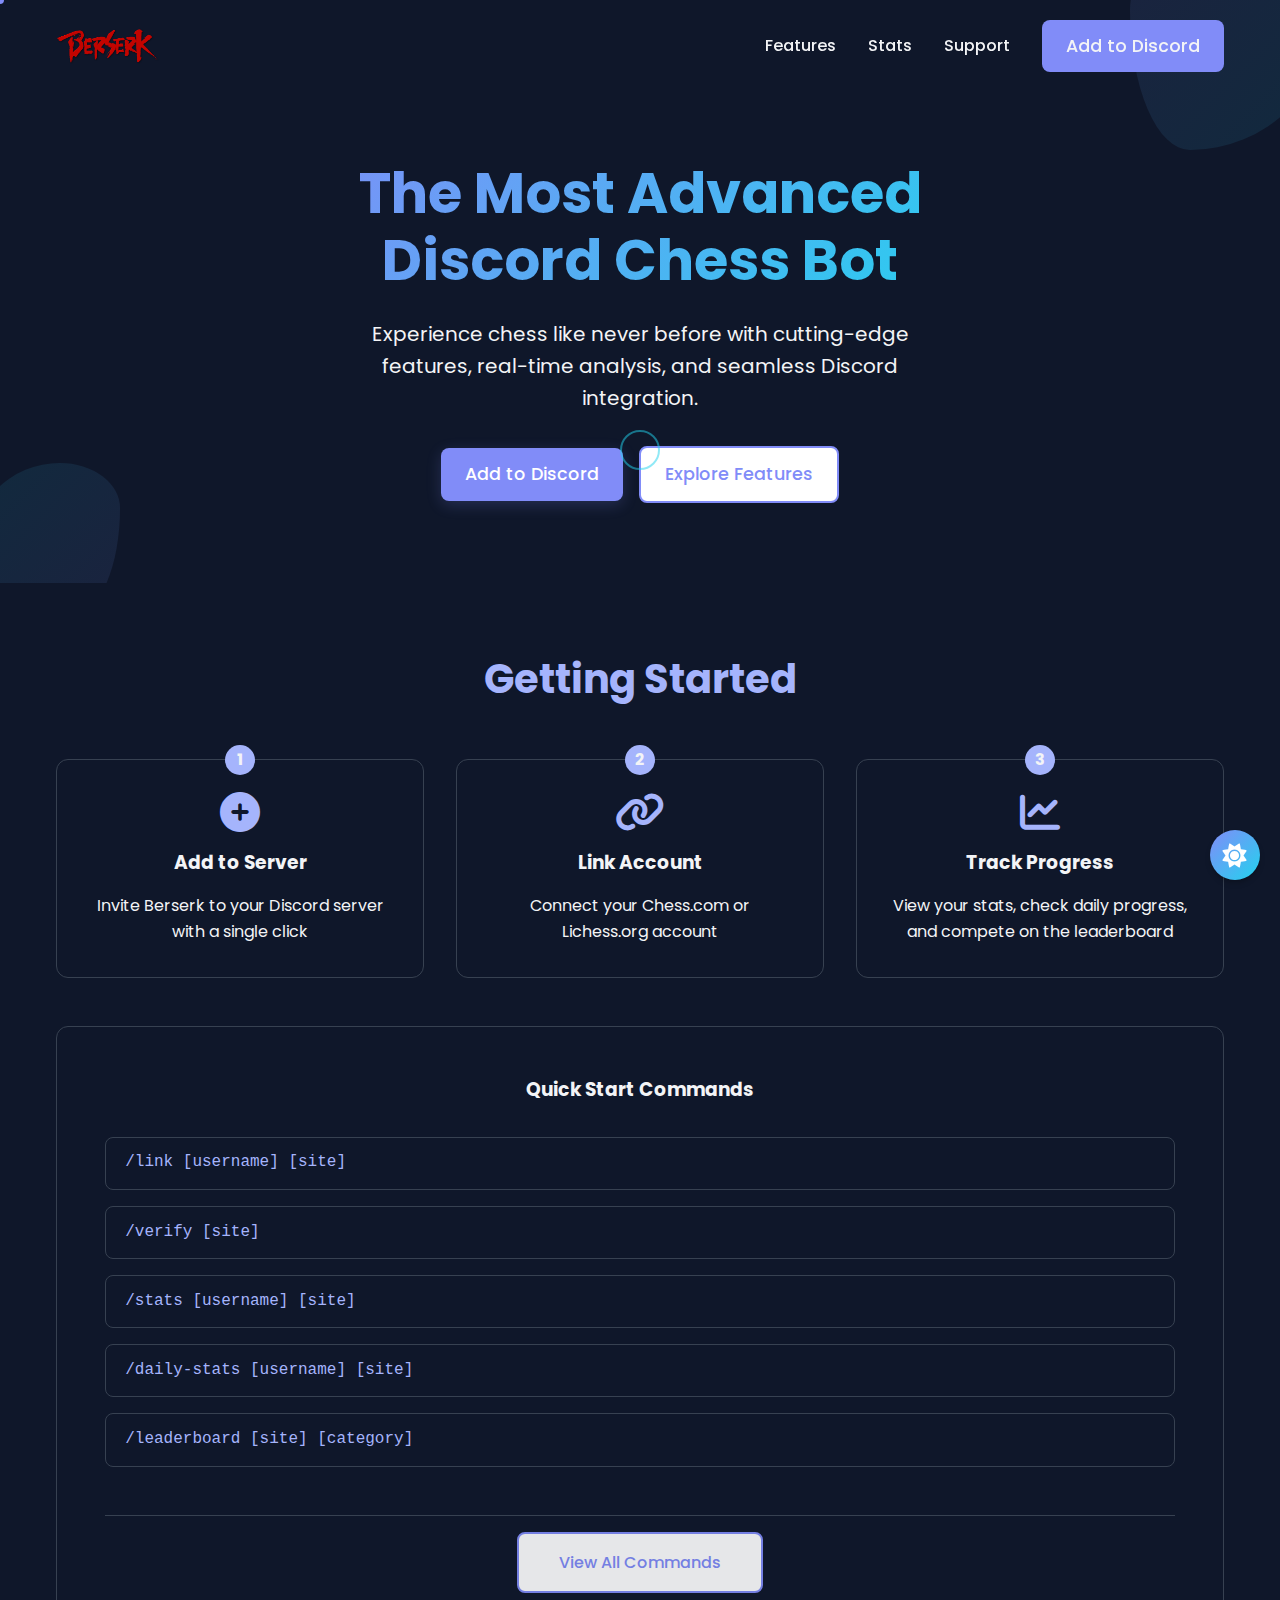
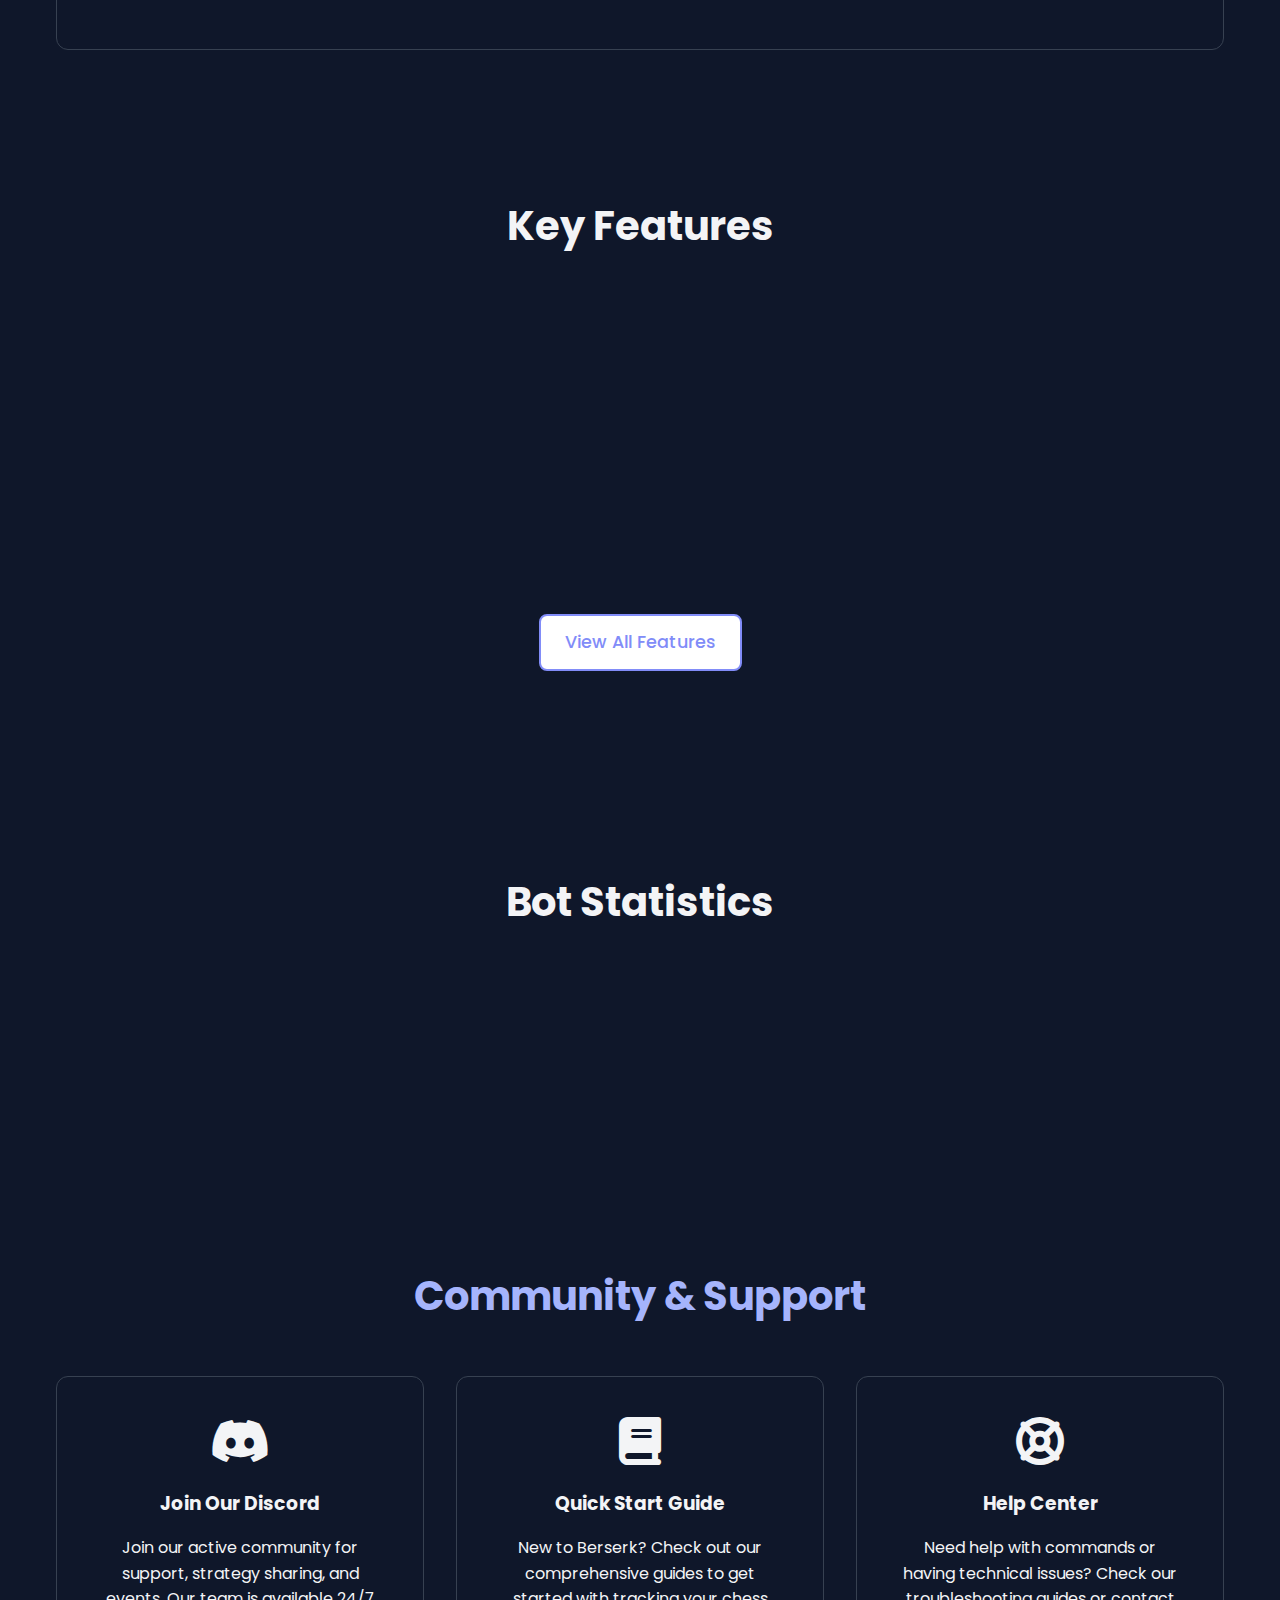
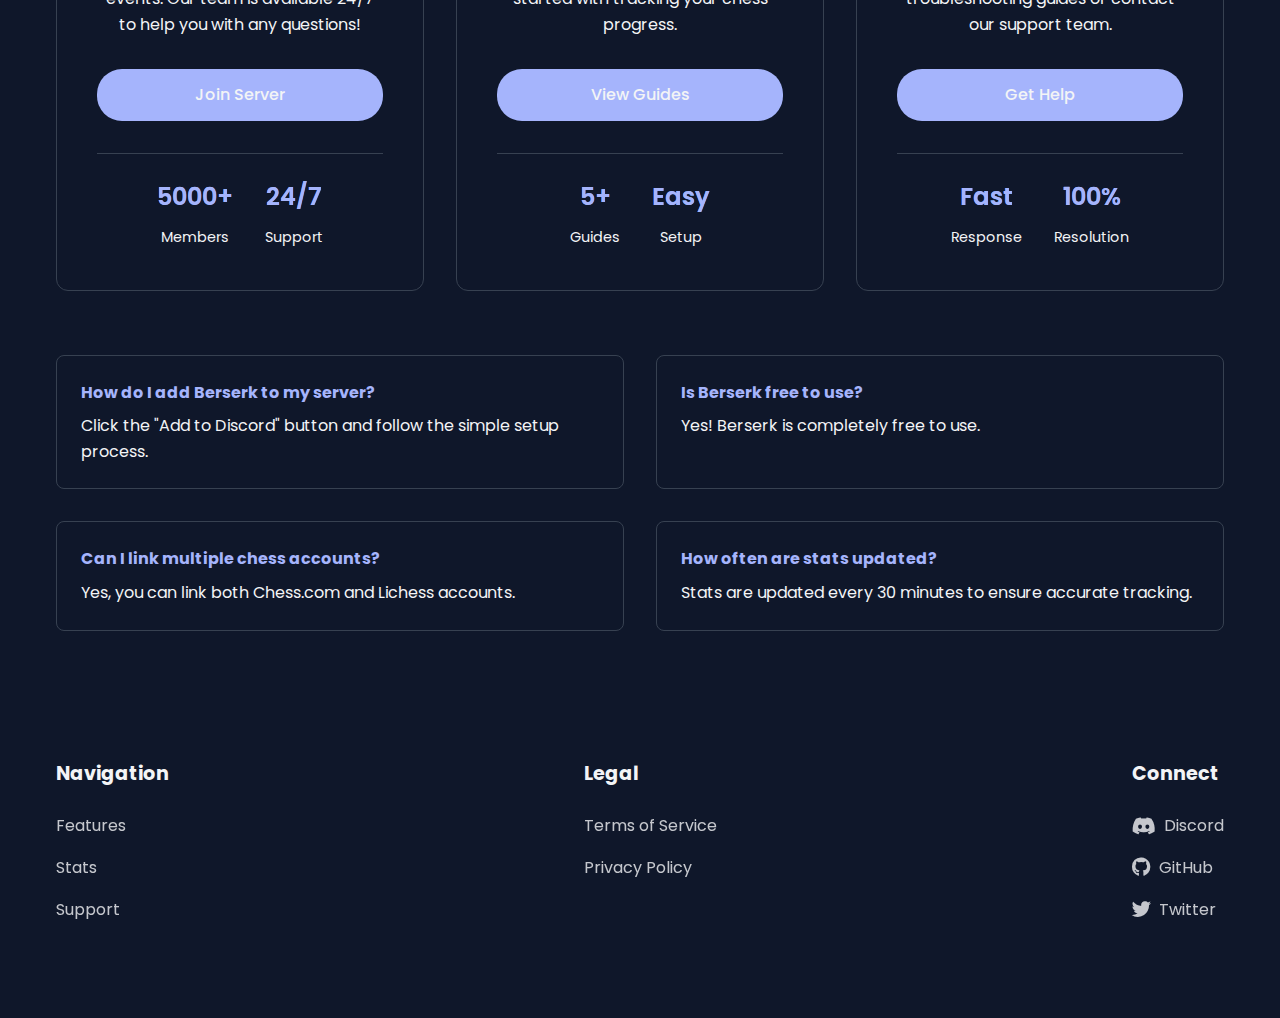
<file: index.html>
<!DOCTYPE html>
<html lang="en" data-theme="dark">
<head>
    <meta charset="UTF-8">
    <meta name="viewport" content="width=device-width, initial-scale=1.0">
    <title>Berserk - Advanced Chess Discord Bot</title>
    <link rel="stylesheet" href="styles.css">
    <link rel="preconnect" href="https://fonts.googleapis.com">
    <link rel="preconnect" href="https://fonts.gstatic.com" crossorigin>
    <link href="https://fonts.googleapis.com/css2?family=Poppins:wght@300;400;500;600;700&display=swap" rel="stylesheet">
    <link rel="stylesheet" href="https://cdnjs.cloudflare.com/ajax/libs/font-awesome/6.5.1/css/all.min.css">
</head>
<body>
    <div class="cursor-dot"></div>
    <div class="cursor-outline"></div>
    <button class="theme-switch" aria-label="Toggle dark mode">
        <i class="fas fa-moon"></i>
    </button>
    <nav class="navbar">
        <div class="container">
            <div class="logo">
                <img src="assets/logo.png" alt="Berserk Logo">
            </div>
            <div class="nav-links">
                <a href="#features">Features</a>
                <a href="#stats">Stats</a>
                <a href="#support">Support</a>
                <a href="pages/invite.html" class="cta-button">Add to Discord</a>
            </div>
        </div>
    </nav>

    <header class="hero">
        <div class="container">
            <div class="hero-content">
                <h1>The Most Advanced Discord Chess Bot</h1>
                <p>Experience chess like never before with cutting-edge features, real-time analysis, and seamless Discord integration.</p>
                <div class="cta-buttons">
                    <a href="pages/invite.html" class="cta-button primary-button">Add to Discord</a>
                    <a href="#features" class="cta-button secondary-button">Explore Features</a>
                </div>
            </div>
        </div>
    </header>

    <section id="getting-started" class="getting-started">
        <div class="container">
            <h2>Getting Started</h2>
            <div class="steps-container">
                <div class="step">
                    <div class="step-number">1</div>
                    <i class="fas fa-plus-circle"></i>
                    <h3>Add to Server</h3>
                    <p>Invite Berserk to your Discord server with a single click</p>
                </div>
                <div class="step">
                    <div class="step-number">2</div>
                    <i class="fas fa-link"></i>
                    <h3>Link Account</h3>
                    <p>Connect your Chess.com or Lichess.org account</p>
                </div>
                <div class="step">
                    <div class="step-number">3</div>
                    <i class="fas fa-chart-line"></i>
                    <h3>Track Progress</h3>
                    <p>View your stats, check daily progress, and compete on the leaderboard</p>
                </div>
            </div>
            <div class="quick-start">
                <h3>Quick Start Commands</h3>
                <div class="command-examples">
                    <code>/link [username] [site]</code>
                    <code>/verify [site]</code>
                    <code>/stats [username] [site]</code>
                    <code>/daily-stats [username] [site]</code>
                    <code>/leaderboard [site] [category]</code>
                </div>
                <div class="quick-start-cta">
                    <a href="pages/commands.html" class="cta-button secondary-button">View All Commands</a>
                </div>
            </div>
        </div>
    </section>

    <section id="features" class="features">
        <div class="container">
            <h2>Key Features</h2>
            <div class="feature-grid">
                <div class="feature-card">
                    <i class="fas fa-chess"></i>
                    <h3>Profile Integration</h3>
                    <p>Link and verify your Chess.com and Lichess profiles seamlessly.</p>
                </div>
                <div class="feature-card">
                    <i class="fas fa-chart-line"></i>
                    <h3>Statistics Tracking</h3>
                    <p>Track your progress with comprehensive daily and weekly statistics.</p>
                </div>
                <div class="feature-card">
                    <i class="fas fa-trophy"></i>
                    <h3>Leaderboards</h3>
                    <p>Compete with server members across multiple categories.</p>
                </div>
                <div class="feature-card">
                    <i class="fas fa-shield-alt"></i>
                    <h3>Server Management</h3>
                    <p>Automated roles and server statistics at your fingertips.</p>
                </div>
            </div>
            <div class="feature-cta">
                <a href="pages/features.html" class="cta-button secondary-button">View All Features</a>
            </div>
        </div>
    </section>

    <section id="stats" class="stats">
        <div class="container">
            <h2>Bot Statistics</h2>
            <div class="stats-grid">
                <div class="stat-card">
                    <span class="stat-number" data-count="0">0+</span>
                    <span class="stat-label">Games Played</span>
                </div>
                <div class="stat-card">
                    <span class="stat-number" data-count="1">1+</span>
                    <span class="stat-label">Active Servers</span>
                </div>
                <div class="stat-card">
                    <span class="stat-number" data-count="2">2+</span>
                    <span class="stat-label">Monthly Users</span>
                </div>
            </div>
        </div>
    </section>

    <section id="support" class="community-support">
        <div class="container">
            <h2>Community & Support</h2>
            <div class="community-grid">
                <div class="community-card discord">
                    <i class="fab fa-discord"></i>
                    <h3>Join Our Discord</h3>
                    <p>Join our active community for support, strategy sharing, and events. Our team is available 24/7 to help you with any questions!</p>
                    <a href="https://discord.gg/cgtUBgEGfT" class="community-btn">Join Server</a>
                    <div class="community-stats">
                        <div class="stat">
                            <span class="stat-number">5000+</span>
                            <span class="stat-label">Members</span>
                        </div>
                        <div class="stat">
                            <span class="stat-number">24/7</span>
                            <span class="stat-label">Support</span>
                        </div>
                    </div>
                </div>

                <div class="community-card guides">
                    <i class="fas fa-book"></i>
                    <h3>Quick Start Guide</h3>
                    <p>New to Berserk? Check out our comprehensive guides to get started with tracking your chess progress.</p>
                    <a href="#getting-started" class="community-btn">View Guides</a>
                    <div class="community-stats">
                        <div class="stat">
                            <span class="stat-number">5+</span>
                            <span class="stat-label">Guides</span>
                        </div>
                        <div class="stat">
                            <span class="stat-number">Easy</span>
                            <span class="stat-label">Setup</span>
                        </div>
                    </div>
                </div>

                <div class="community-card help">
                    <i class="fas fa-life-ring"></i>
                    <h3>Help Center</h3>
                    <p>Need help with commands or having technical issues? Check our troubleshooting guides or contact our support team.</p>
                    <a href="#faq" class="community-btn">Get Help</a>
                    <div class="community-stats">
                        <div class="stat">
                            <span class="stat-number">Fast</span>
                            <span class="stat-label">Response</span>
                        </div>
                        <div class="stat">
                            <span class="stat-number">100%</span>
                            <span class="stat-label">Resolution</span>
                        </div>
                    </div>
                </div>
            </div>

            <div class="faq-grid">
                <div class="faq-item">
                    <h4>How do I add Berserk to my server?</h4>
                    <p>Click the "Add to Discord" button and follow the simple setup process.</p>
                </div>
                <div class="faq-item">
                    <h4>Is Berserk free to use?</h4>
                    <p>Yes! Berserk is completely free to use.</p>
                </div>
                <div class="faq-item">
                    <h4>Can I link multiple chess accounts?</h4>
                    <p>Yes, you can link both Chess.com and Lichess accounts.</p>
                </div>
                <div class="faq-item">
                    <h4>How often are stats updated?</h4>
                    <p>Stats are updated every 30 minutes to ensure accurate tracking.</p>
                </div>
            </div>
        </div>
    </section>

    <footer class="footer">
        <div class="container">
            <div class="footer-content">
                <div class="footer-section">
                    <h3>Navigation</h3>
                    <ul>
                        <li><a href="#features">Features</a></li>
                        <li><a href="#stats">Stats</a></li>
                        <li><a href="#support">Support</a></li>
                    </ul>
                </div>
                <div class="footer-section">
                    <h3>Legal</h3>
                    <ul>
                        <li><a href="pages/terms.html">Terms of Service</a></li>
                        <li><a href="pages/privacy.html">Privacy Policy</a></li>
                    </ul>
                </div>
                <div class="footer-section">
                    <h3>Connect</h3>
                    <ul>
                        <li><a href="https://discord.gg/cgtUBgEGfT"><i class="fab fa-discord"></i> Discord</a></li>
                        <li><a href="https://github.com/tactrics64"><i class="fab fa-github"></i> GitHub</a></li>
                        <li><a href="#"><i class="fab fa-twitter"></i> Twitter</a></li>
                    </ul>
                </div>
            </div>
        </div>
    </footer>
    <script src="animations.js"></script>
</body>
</html>
</file>
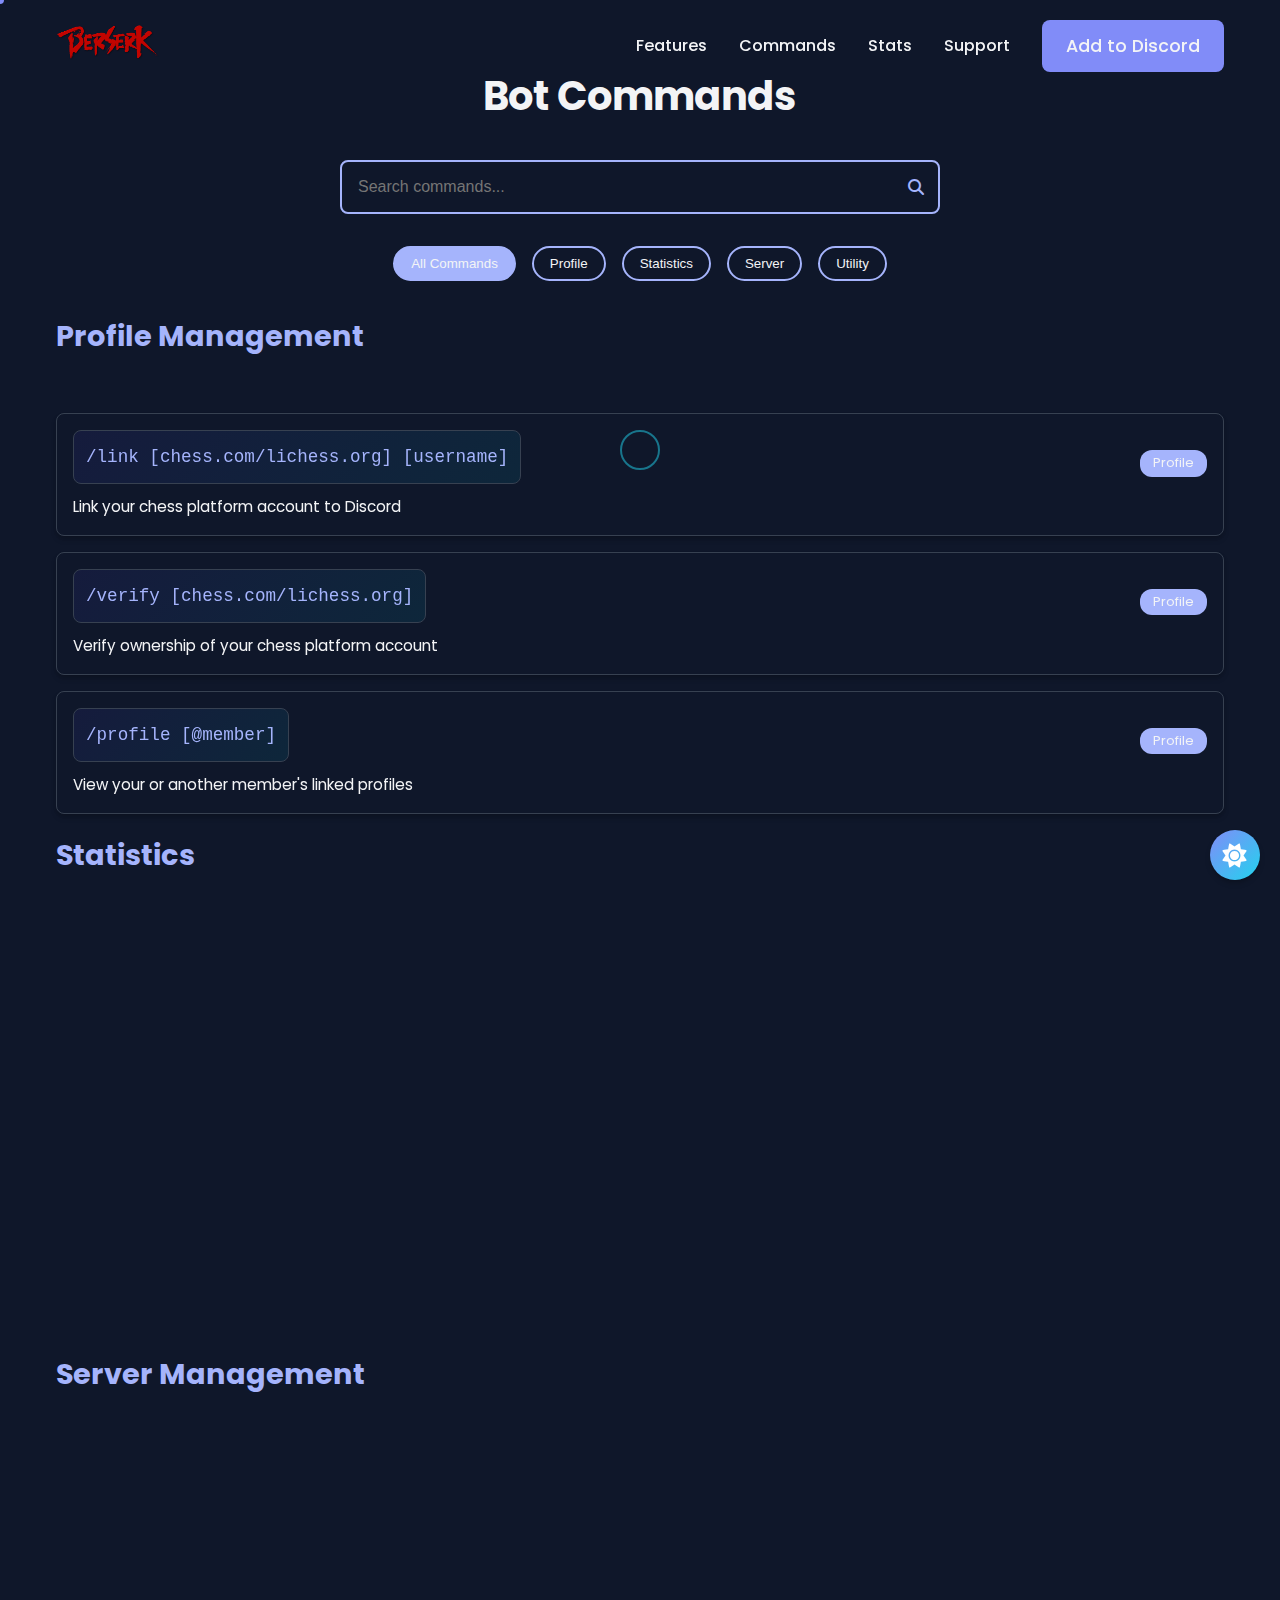
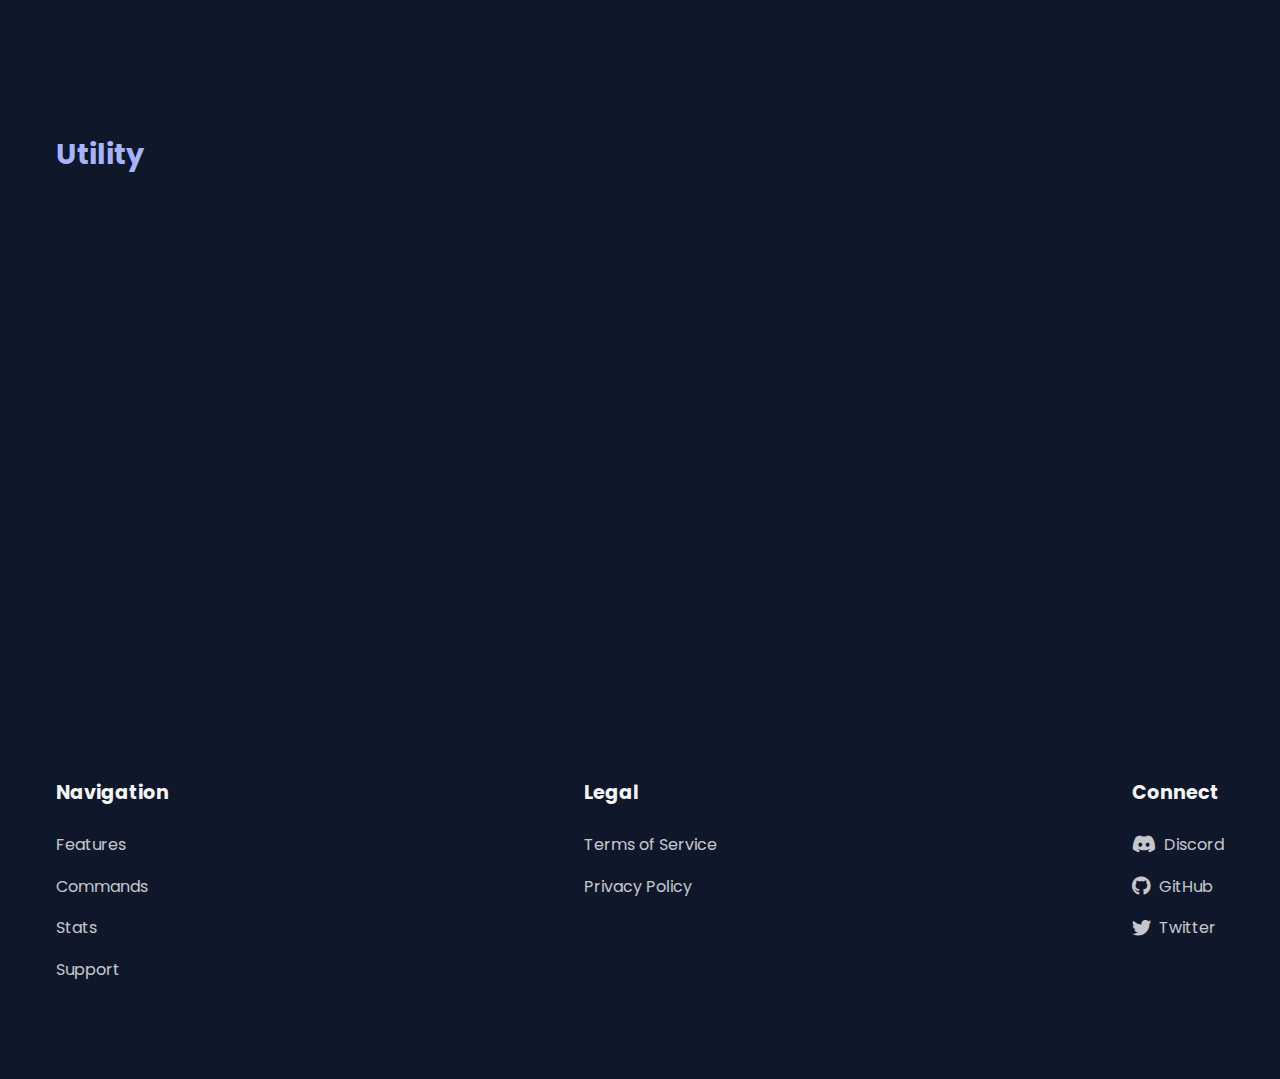
<file: pages/commands.html>
<!DOCTYPE html>
<html lang="en" data-theme="dark">
<head>
    <meta charset="UTF-8">
    <meta name="viewport" content="width=device-width, initial-scale=1.0">
    <title>Commands - Berserk Chess Bot</title>
    <link rel="stylesheet" href="../styles.css">
    <link rel="preconnect" href="https://fonts.googleapis.com">
    <link rel="preconnect" href="https://fonts.gstatic.com" crossorigin>
    <link href="https://fonts.googleapis.com/css2?family=Poppins:wght@300;400;500;600;700&display=swap" rel="stylesheet">
    <link rel="stylesheet" href="https://cdnjs.cloudflare.com/ajax/libs/font-awesome/6.5.1/css/all.min.css">
</head>
<body>
    <div class="cursor-dot"></div>
    <div class="cursor-outline"></div>
    <button class="theme-switch" aria-label="Toggle dark mode">
        <i class="fas fa-moon"></i>
    </button>
    <nav class="navbar">
        <div class="container">
            <div class="logo">
                <a href="../index.html">
                    <img src="../assets/logo.png" alt="Berserk Logo">
                </a>
            </div>
            <div class="nav-links">
                <a href="features.html">Features</a>
                <a href="commands.html" class="active">Commands</a>
                <a href="../index.html#stats">Stats</a>
                <a href="../index.html#support">Support</a>
                <a href="invite.html" class="cta-button">Add to Discord</a>
            </div>
        </div>
    </nav>

    <section class="commands-page">
        <div class="container">
            <h1>Bot Commands</h1>
            <div class="commands-search">
                <input type="text" id="commandSearch" placeholder="Search commands..." aria-label="Search commands">
                <i class="fas fa-search"></i>
            </div>

            <div class="command-categories">
                <button class="category-btn active" data-category="all">All Commands</button>
                <button class="category-btn" data-category="profile">Profile</button>
                <button class="category-btn" data-category="stats">Statistics</button>
                <button class="category-btn" data-category="server">Server</button>
                <button class="category-btn" data-category="utility">Utility</button>
            </div>

            <div class="commands-list">
                <!-- Profile Commands -->
                <div class="command-group" data-category="profile">
                    <h2>Profile Management</h2>
                    <div class="command-item">
                        <div class="command-header">
                            <code>/link [chess.com/lichess.org] [username]</code>
                            <span class="command-tag">Profile</span>
                        </div>
                        <p>Link your chess platform account to Discord</p>
                        <div class="command-details">
                            <h4>Example:</h4>
                            <code>/link chess.com magnus_carlsen</code>
                            <h4>Parameters:</h4>
                            <ul>
                                <li><code>site</code>: chess.com or lichess.org</li>
                                <li><code>username</code>: Your username on the platform</li>
                            </ul>
                        </div>
                    </div>

                    <div class="command-item">
                        <div class="command-header">
                            <code>/verify [chess.com/lichess.org]</code>
                            <span class="command-tag">Profile</span>
                        </div>
                        <p>Verify ownership of your chess platform account</p>
                        <div class="command-details">
                            <h4>Example:</h4>
                            <code>/verify chess.com</code>
                            <h4>Parameters:</h4>
                            <ul>
                                <li><code>site</code>: chess.com or lichess.org</li>
                            </ul>
                        </div>
                    </div>

                    <div class="command-item">
                        <div class="command-header">
                            <code>/profile [@member]</code>
                            <span class="command-tag">Profile</span>
                        </div>
                        <p>View your or another member's linked profiles</p>
                        <div class="command-details">
                            <h4>Example:</h4>
                            <code>/profile @User</code>
                            <h4>Parameters:</h4>
                            <ul>
                                <li><code>member</code>: Discord member (optional)</li>
                            </ul>
                        </div>
                    </div>
                </div>

                <!-- Statistics Commands -->
                <div class="command-group" data-category="stats">
                    <h2>Statistics</h2>
                    <div class="command-item">
                        <div class="command-header">
                            <code>/stats [username] [chess.com/lichess.org]</code>
                            <span class="command-tag">Stats</span>
                        </div>
                        <p>View detailed chess statistics for any player</p>
                        <div class="command-details">
                            <h4>Example:</h4>
                            <code>/stats hikaru chess.com</code>
                        </div>
                    </div>

                    <div class="command-item">
                        <div class="command-header">
                            <code>/daily_stats [username] [chess.com/lichess.org]</code>
                            <span class="command-tag">Stats</span>
                        </div>
                        <p>View daily chess statistics and performance</p>
                    </div>

                    <div class="command-item">
                        <div class="command-header">
                            <code>/weekly_stats [username] [chess.com/lichess.org]</code>
                            <span class="command-tag">Stats</span>
                        </div>
                        <p>View weekly chess statistics and trends</p>
                    </div>
                </div>

                <!-- Server Commands -->
                <div class="command-group" data-category="server">
                    <h2>Server Management</h2>
                    <div class="command-item">
                        <div class="command-header">
                            <code>/leaderboard [chess.com/lichess.org] [category]</code>
                            <span class="command-tag">Server</span>
                        </div>
                        <p>View server leaderboard for different time controls</p>
                    </div>

                    <div class="command-item">
                        <div class="command-header">
                            <code>/server_stats</code>
                            <span class="command-tag">Server</span>
                        </div>
                        <p>View server statistics and member information</p>
                    </div>
                </div>

                <!-- Utility Commands -->
                <div class="command-group" data-category="utility">
                    <h2>Utility</h2>
                    <div class="command-item">
                        <div class="command-header">
                            <code>/help</code>
                            <span class="command-tag">Utility</span>
                        </div>
                        <p>View detailed help and command information</p>
                    </div>

                    <div class="command-item">
                        <div class="command-header">
                            <code>/ping</code>
                            <span class="command-tag">Utility</span>
                        </div>
                        <p>Check bot latency and response time</p>
                    </div>

                    <div class="command-item">
                        <div class="command-header">
                            <code>/status</code>
                            <span class="command-tag">Utility</span>
                        </div>
                        <p>Check bot status and performance metrics</p>
                    </div>
                </div>
            </div>
        </div>
    </section>

    <footer class="footer">
        <div class="container">
            <div class="footer-content">
                <div class="footer-section">
                    <h3>Navigation</h3>
                    <ul>
                        <li><a href="features.html">Features</a></li>
                        <li><a href="commands.html">Commands</a></li>
                        <li><a href="../index.html#stats">Stats</a></li>
                        <li><a href="../index.html#support">Support</a></li>
                    </ul>
                </div>
                <div class="footer-section">
                    <h3>Legal</h3>
                    <ul>
                        <li><a href="terms.html">Terms of Service</a></li>
                        <li><a href="privacy.html">Privacy Policy</a></li>
                    </ul>
                </div>
                <div class="footer-section">
                    <h3>Connect</h3>
                    <ul>
                        <li><a href="https://discord.gg/cgtUBgEGfT"><i class="fab fa-discord"></i> Discord</a></li>
                        <li><a href="https://github.com/tactrics64"><i class="fab fa-github"></i> GitHub</a></li>
                        <li><a href="#"><i class="fab fa-twitter"></i> Twitter</a></li>
                    </ul>
                </div>
            </div>
        </div>
    </footer>
    <script src="../animations.js"></script>
    <script>
        // Command search functionality
        const searchInput = document.getElementById('commandSearch');
        const commandItems = document.querySelectorAll('.command-item');

        searchInput.addEventListener('input', (e) => {
            const searchTerm = e.target.value.toLowerCase();
            commandItems.forEach(item => {
                const text = item.textContent.toLowerCase();
                item.style.display = text.includes(searchTerm) ? 'block' : 'none';
            });
        });

        // Category filtering
        const categoryBtns = document.querySelectorAll('.category-btn');
        const commandGroups = document.querySelectorAll('.command-group');

        categoryBtns.forEach(btn => {
            btn.addEventListener('click', () => {
                // Update active button
                categoryBtns.forEach(b => b.classList.remove('active'));
                btn.classList.add('active');

                // Filter commands
                const category = btn.dataset.category;
                commandGroups.forEach(group => {
                    if (category === 'all' || group.dataset.category === category) {
                        group.style.display = 'block';
                    } else {
                        group.style.display = 'none';
                    }
                });
            });
        });

        // Toggle command details
        commandItems.forEach(item => {
            const header = item.querySelector('.command-header');
            const details = item.querySelector('.command-details');
            if (header && details) {
                header.addEventListener('click', () => {
                    details.style.display = details.style.display === 'block' ? 'none' : 'block';
                });
            }
        });
    </script>
</body>
</html>
</file>
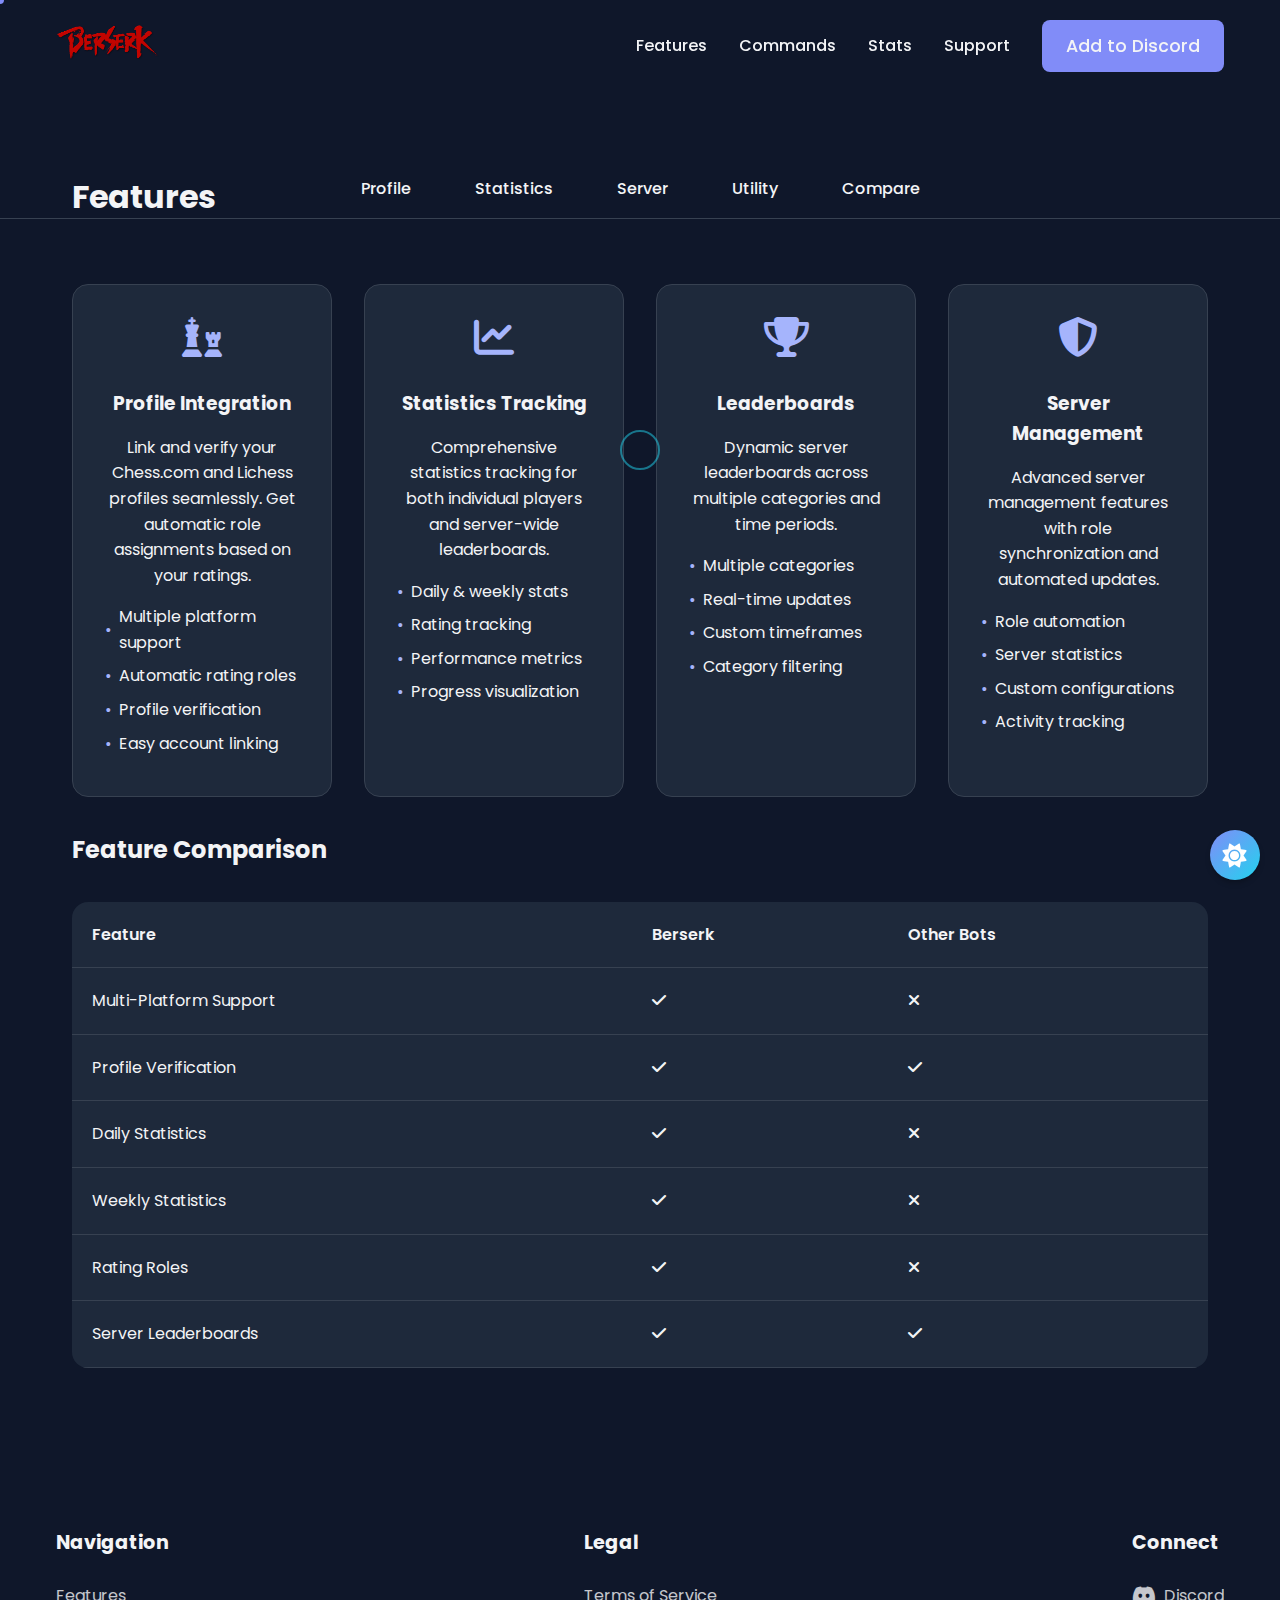
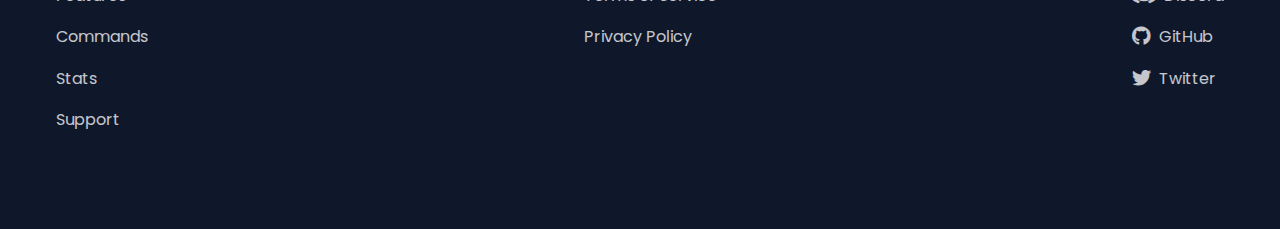
<file: pages/features.html>
<!DOCTYPE html>
<html lang="en" data-theme="dark">
<head>
    <meta charset="UTF-8">
    <meta name="viewport" content="width=device-width, initial-scale=1.0">
    <title>Features - Berserk Chess Bot</title>
    <link rel="stylesheet" href="../styles.css">
    <link rel="preconnect" href="https://fonts.googleapis.com">
    <link rel="preconnect" href="https://fonts.gstatic.com" crossorigin>
    <link href="https://fonts.googleapis.com/css2?family=Poppins:wght@300;400;500;600;700&display=swap" rel="stylesheet">
    <link rel="stylesheet" href="https://cdnjs.cloudflare.com/ajax/libs/font-awesome/6.5.1/css/all.min.css">
</head>
<body>
    <div class="cursor-dot"></div>
    <div class="cursor-outline"></div>
    <button class="theme-switch" aria-label="Toggle dark mode">
        <i class="fas fa-moon"></i>
    </button>
    <nav class="navbar">
        <div class="container">
            <div class="logo">
                <a href="../index.html">
                    <img src="../assets/logo.png" alt="Berserk Logo">
                </a>
            </div>
            <div class="nav-links">
                <a href="../index.html#features">Features</a>
                <a href="../index.html#commands">Commands</a>
                <a href="../index.html#stats">Stats</a>
                <a href="../index.html#support">Support</a>
                <a href="invite.html" class="cta-button">Add to Discord</a>
            </div>
        </div>
    </nav>

    <section class="features-page">
        <nav class="features-nav">
            <ul>
                <li><a href="#profile-features">Profile</a></li>
                <li><a href="#statistics">Statistics</a></li>
                <li><a href="#server-management">Server</a></li>
                <li><a href="#utility">Utility</a></li>
                <li><a href="#comparison">Compare</a></li>
            </ul>
        </nav>
        <div class="container">
            <h1>Features</h1>
            
            <div class="feature-grid">
                <div class="feature-card" id="profile-features">
                    <i class="fas fa-chess"></i>
                    <h3>Profile Integration</h3>
                    <p>Link and verify your Chess.com and Lichess profiles seamlessly. Get automatic role assignments based on your ratings.</p>
                    <ul class="feature-list">
                        <li>Multiple platform support</li>
                        <li>Automatic rating roles</li>
                        <li>Profile verification</li>
                        <li>Easy account linking</li>
                    </ul>
                </div>

                <div class="feature-card" id="statistics">
                    <i class="fas fa-chart-line"></i>
                    <h3>Statistics Tracking</h3>
                    <p>Comprehensive statistics tracking for both individual players and server-wide leaderboards.</p>
                    <ul class="feature-list">
                        <li>Daily & weekly stats</li>
                        <li>Rating tracking</li>
                        <li>Performance metrics</li>
                        <li>Progress visualization</li>
                    </ul>
                </div>

                <div class="feature-card" id="server-management">
                    <i class="fas fa-trophy"></i>
                    <h3>Leaderboards</h3>
                    <p>Dynamic server leaderboards across multiple categories and time periods.</p>
                    <ul class="feature-list">
                        <li>Multiple categories</li>
                        <li>Real-time updates</li>
                        <li>Custom timeframes</li>
                        <li>Category filtering</li>
                    </ul>
                </div>

                <div class="feature-card" id="server-management">
                    <i class="fas fa-shield-alt"></i>
                    <h3>Server Management</h3>
                    <p>Advanced server management features with role synchronization and automated updates.</p>
                    <ul class="feature-list">
                        <li>Role automation</li>
                        <li>Server statistics</li>
                        <li>Custom configurations</li>
                        <li>Activity tracking</li>
                    </ul>
                </div>
            </div>

            <div class="feature-comparison" id="comparison">
                <h2>Feature Comparison</h2>
                <div class="comparison-table">
                    <table>
                        <thead>
                            <tr>
                                <th>Feature</th>
                                <th>Berserk</th>
                                <th>Other Bots</th>
                            </tr>
                        </thead>
                        <tbody>
                            <tr>
                                <td>Multi-Platform Support</td>
                                <td><i class="fas fa-check"></i></td>
                                <td><i class="fas fa-times"></i></td>
                            </tr>
                            <tr>
                                <td>Profile Verification</td>
                                <td><i class="fas fa-check"></i></td>
                                <td><i class="fas fa-check"></i></td>
                            </tr>
                            <tr>
                                <td>Daily Statistics</td>
                                <td><i class="fas fa-check"></i></td>
                                <td><i class="fas fa-times"></i></td>
                            </tr>
                            <tr>
                                <td>Weekly Statistics</td>
                                <td><i class="fas fa-check"></i></td>
                                <td><i class="fas fa-times"></i></td>
                            </tr>
                            <tr>
                                <td>Rating Roles</td>
                                <td><i class="fas fa-check"></i></td>
                                <td><i class="fas fa-times"></i></td>
                            </tr>
                            <tr>
                                <td>Server Leaderboards</td>
                                <td><i class="fas fa-check"></i></td>
                                <td><i class="fas fa-check"></i></td>
                            </tr>
                        </tbody>
                    </table>
                </div>
            </div>
        </div>
    </section>

    <footer class="footer">
        <div class="container">
            <div class="footer-content">
                <div class="footer-section">
                    <h3>Navigation</h3>
                    <ul>
                        <li><a href="../index.html#features">Features</a></li>
                        <li><a href="../index.html#commands">Commands</a></li>
                        <li><a href="../index.html#stats">Stats</a></li>
                        <li><a href="../index.html#support">Support</a></li>
                    </ul>
                </div>
                <div class="footer-section">
                    <h3>Legal</h3>
                    <ul>
                        <li><a href="terms.html">Terms of Service</a></li>
                        <li><a href="privacy.html">Privacy Policy</a></li>
                    </ul>
                </div>
                <div class="footer-section">
                    <h3>Connect</h3>
                    <ul>
                        <li><a href="https://discord.gg/cgtUBgEGfT"><i class="fab fa-discord"></i> Discord</a></li>
                        <li><a href="https://github.com/tactrics64"><i class="fab fa-github"></i> GitHub</a></li>
                        <li><a href="#"><i class="fab fa-twitter"></i> Twitter</a></li>
                    </ul>
                </div>
            </div>
        </div>
    </footer>
    <script src="../animations.js"></script>
    <script>
        // Smooth scrolling for feature navigation
        document.querySelectorAll('.features-nav a').forEach(anchor => {
            anchor.addEventListener('click', function(e) {
                e.preventDefault();
                const targetId = this.getAttribute('href');
                const targetElement = document.querySelector(targetId);
                const navHeight = document.querySelector('.navbar').offsetHeight;
                const featuresNavHeight = document.querySelector('.features-nav').offsetHeight;
                const totalOffset = navHeight + featuresNavHeight;

                window.scrollTo({
                    top: targetElement.offsetTop - totalOffset + 20,
                    behavior: 'smooth'
                });
            });
        });

        // Update active nav item on scroll
        const sections = document.querySelectorAll('section[id]');
        const navLinks = document.querySelectorAll('.features-nav a');

        function updateActiveNavItem() {
            const navHeight = document.querySelector('.navbar').offsetHeight;
            const featuresNavHeight = document.querySelector('.features-nav').offsetHeight;
            const totalOffset = navHeight + featuresNavHeight;
            
            let current = '';
            
            sections.forEach(section => {
                const sectionTop = section.offsetTop - totalOffset;
                const sectionHeight = section.offsetHeight;
                if (window.scrollY >= sectionTop && window.scrollY < sectionTop + sectionHeight) {
                    current = '#' + section.getAttribute('id');
                }
            });

            navLinks.forEach(link => {
                link.classList.remove('active');
                if (link.getAttribute('href') === current) {
                    link.classList.add('active');
                }
            });
        }

        window.addEventListener('scroll', updateActiveNavItem);
        window.addEventListener('load', updateActiveNavItem);
    </script>
</body>
</html>
</file>
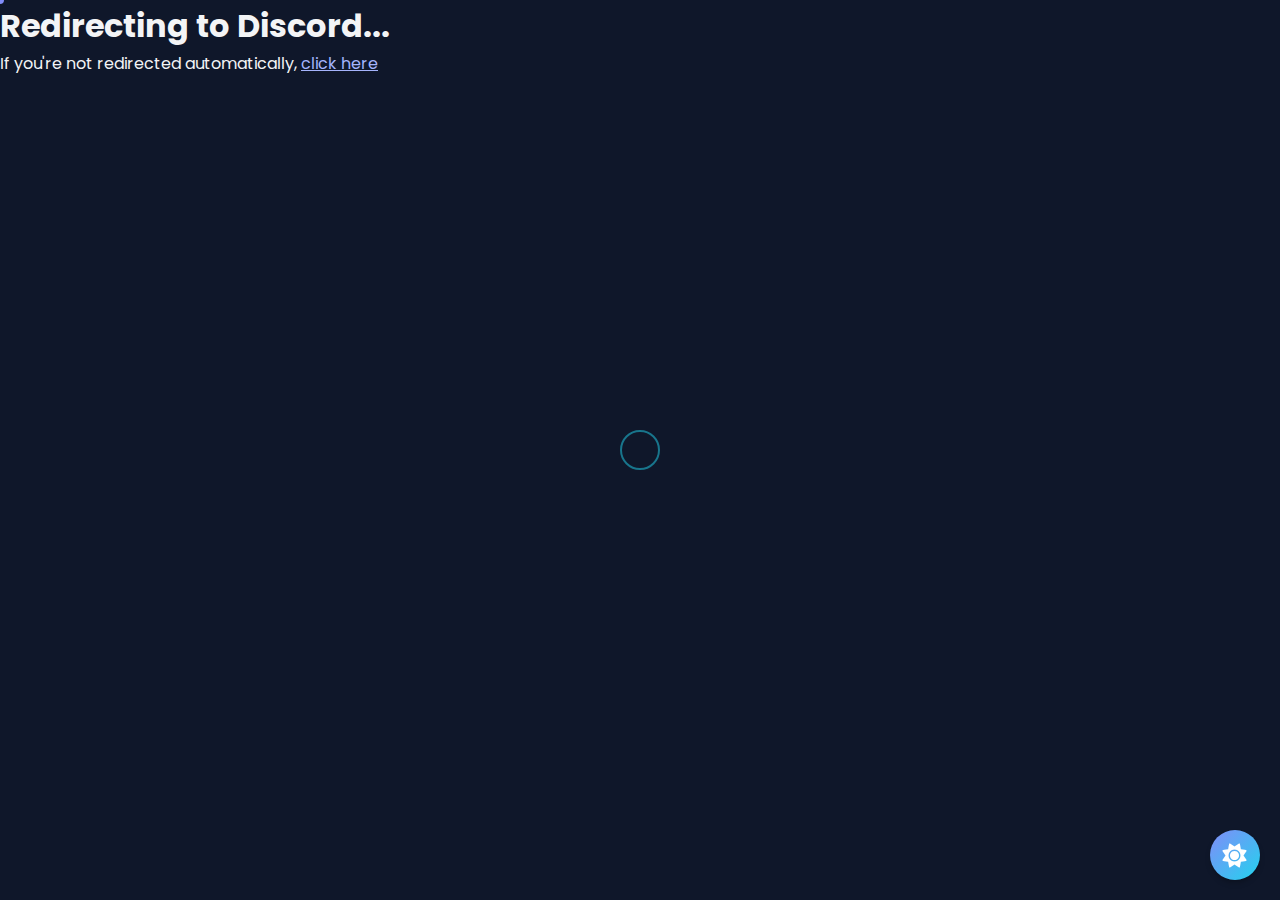
<file: pages/invite.html>
<!DOCTYPE html>
<html lang="en" data-theme="dark">
<head>
    <meta charset="UTF-8">
    <meta name="viewport" content="width=device-width, initial-scale=1.0">
    <title>Inviting Berserk - Chess Discord Bot</title>
    <link rel="stylesheet" href="../styles.css">
    <link rel="preconnect" href="https://fonts.googleapis.com">
    <link rel="preconnect" href="https://fonts.gstatic.com" crossorigin>
    <link href="https://fonts.googleapis.com/css2?family=Poppins:wght@300;400;500;600;700&display=swap" rel="stylesheet">
    <link rel="stylesheet" href="https://cdnjs.cloudflare.com/ajax/libs/font-awesome/6.5.1/css/all.min.css">
    <meta http-equiv="refresh" content="1; url=https://discord.com/api/oauth2/authorize?client_id=1303432107359735828&permissions=397284726784&scope=bot%20applications.commands">
    <style>
        .manual-link {
            color: var(--accent-color);
            text-decoration: underline;
        }
        .manual-link:hover {
            opacity: 0.8;
        }
    </style>
</head>
<body>
    <div class="cursor-dot"></div>
    <div class="cursor-outline"></div>
    <button class="theme-switch" aria-label="Toggle dark mode">
        <i class="fas fa-moon"></i>
    </button>

    <div class="invite-container">
        <h1 class="invite-message">Redirecting to Discord...</h1>
        <div class="loading-spinner"></div>
        <p>If you're not redirected automatically, 
            <a href="https://discord.com/api/oauth2/authorize?client_id=1303432107359735828&permissions=397284726784&scope=bot%20applications.commands" 
               class="manual-link">click here</a>
        </p>
    </div>

    <script src="../animations.js"></script>
</body>
</html>
</file>
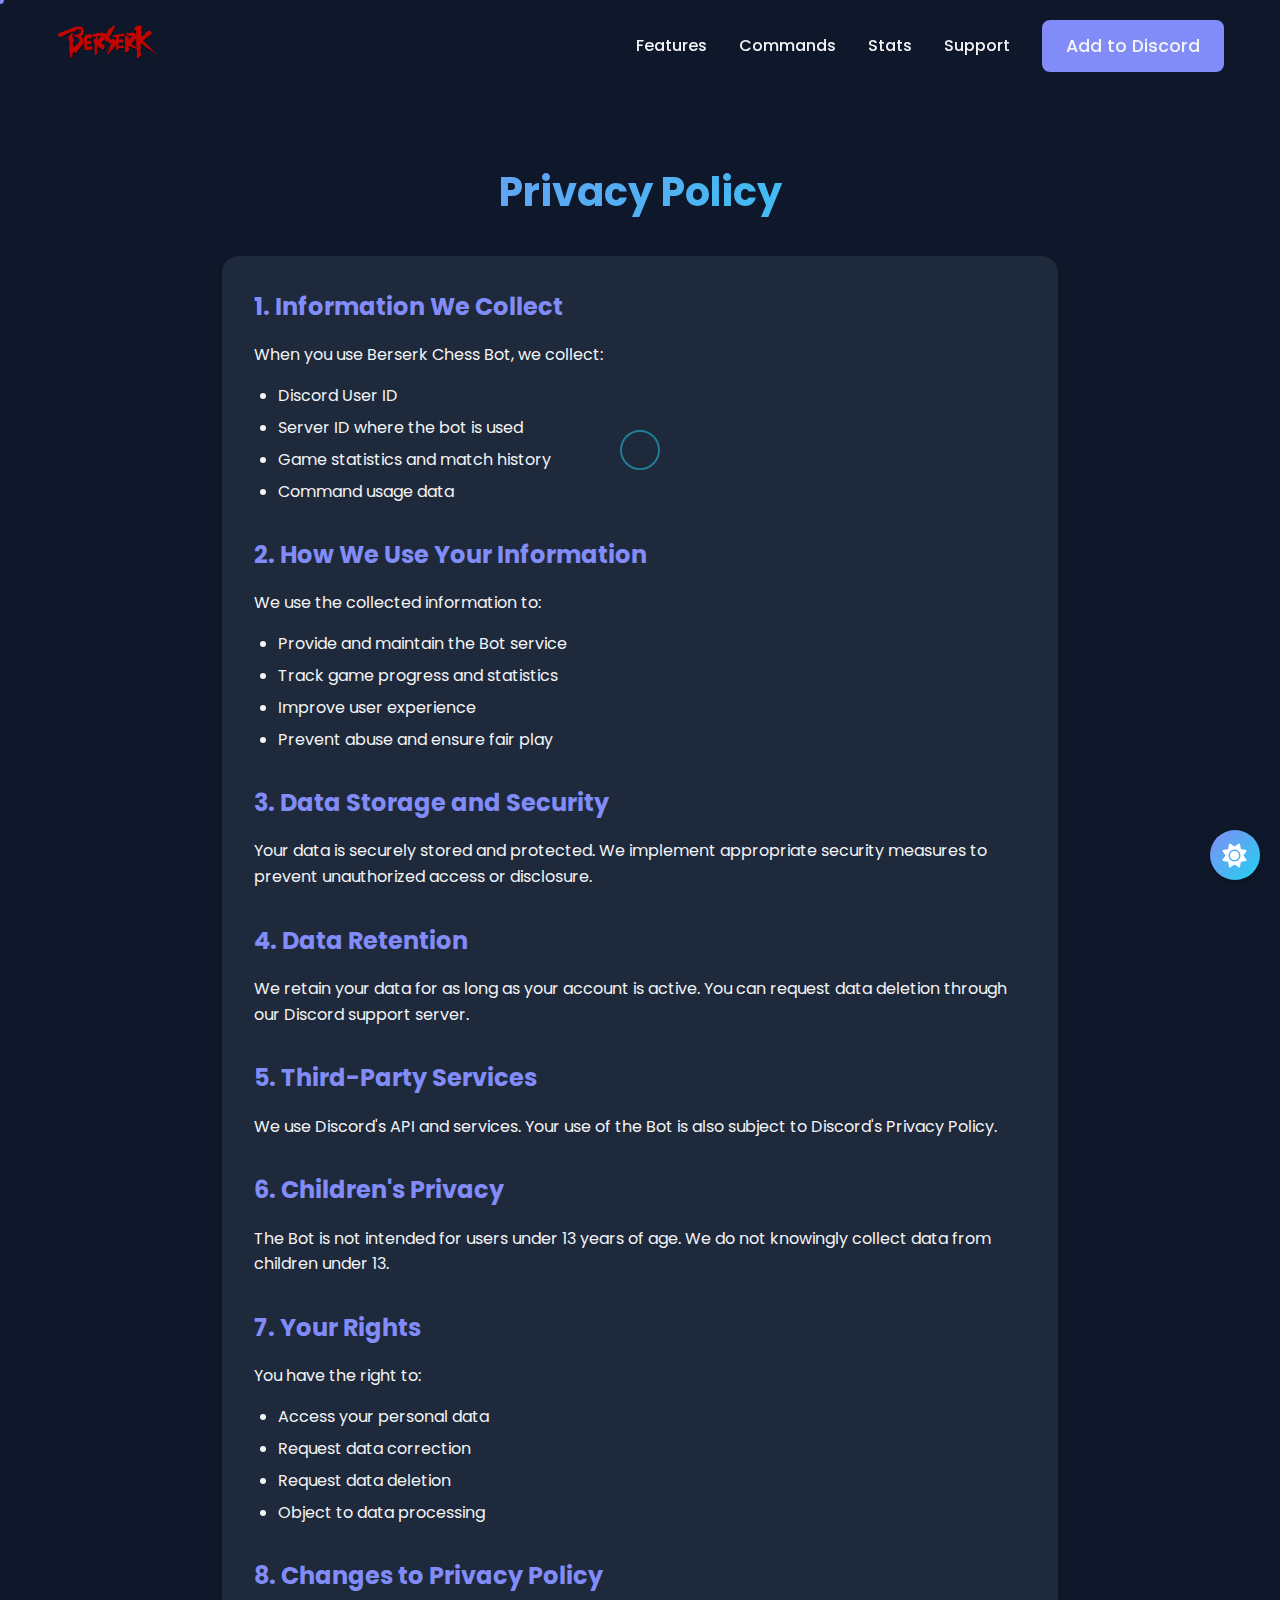
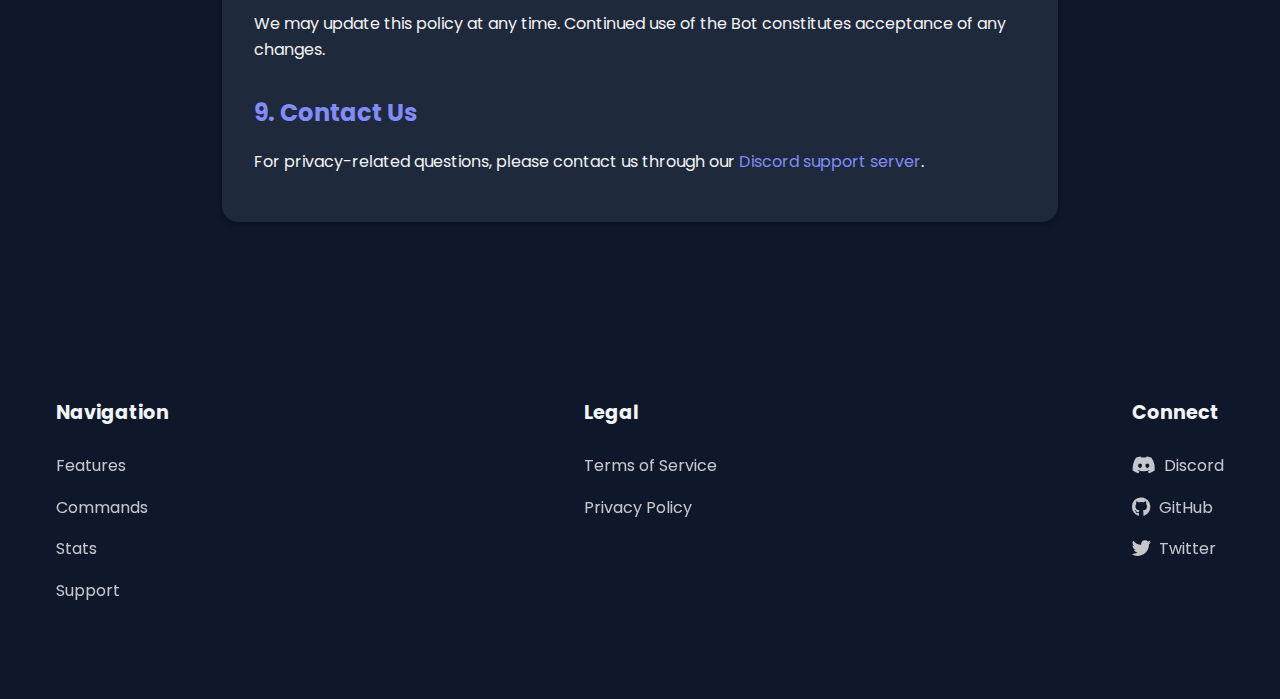
<file: pages/privacy.html>
<!DOCTYPE html>
<html lang="en" data-theme="dark">
<head>
    <meta charset="UTF-8">
    <meta name="viewport" content="width=device-width, initial-scale=1.0">
    <title>Privacy Policy - Berserk Chess Bot</title>
    <link rel="stylesheet" href="../styles.css">
    <link rel="preconnect" href="https://fonts.googleapis.com">
    <link rel="preconnect" href="https://fonts.gstatic.com" crossorigin>
    <link href="https://fonts.googleapis.com/css2?family=Poppins:wght@300;400;500;600;700&display=swap" rel="stylesheet">
    <link rel="stylesheet" href="https://cdnjs.cloudflare.com/ajax/libs/font-awesome/6.5.1/css/all.min.css">
</head>
<body>
    <div class="cursor-dot"></div>
    <div class="cursor-outline"></div>
    <button class="theme-switch" aria-label="Toggle dark mode">
        <i class="fas fa-moon"></i>
    </button>
    <nav class="navbar">
        <div class="container">
            <div class="logo">
                <a href="../index.html">
                    <img src="../assets/logo.png" alt="Berserk Logo">
                </a>
            </div>
            <div class="nav-links">
                <a href="../index.html#features">Features</a>
                <a href="../index.html#commands">Commands</a>
                <a href="../index.html#stats">Stats</a>
                <a href="../index.html#support">Support</a>
                <a href="https://discord.com/oauth2/authorize?client_id=YOUR_CLIENT_ID&scope=bot" class="cta-button">Add to Discord</a>
            </div>
        </div>
    </nav>

    <section class="legal-content">
        <div class="container">
            <h1>Privacy Policy</h1>
            <div class="legal-text">
                <h2>1. Information We Collect</h2>
                <p>When you use Berserk Chess Bot, we collect:</p>
                <ul>
                    <li>Discord User ID</li>
                    <li>Server ID where the bot is used</li>
                    <li>Game statistics and match history</li>
                    <li>Command usage data</li>
                </ul>

                <h2>2. How We Use Your Information</h2>
                <p>We use the collected information to:</p>
                <ul>
                    <li>Provide and maintain the Bot service</li>
                    <li>Track game progress and statistics</li>
                    <li>Improve user experience</li>
                    <li>Prevent abuse and ensure fair play</li>
                </ul>

                <h2>3. Data Storage and Security</h2>
                <p>Your data is securely stored and protected. We implement appropriate security measures to prevent unauthorized access or disclosure.</p>

                <h2>4. Data Retention</h2>
                <p>We retain your data for as long as your account is active. You can request data deletion through our Discord support server.</p>

                <h2>5. Third-Party Services</h2>
                <p>We use Discord's API and services. Your use of the Bot is also subject to Discord's Privacy Policy.</p>

                <h2>6. Children's Privacy</h2>
                <p>The Bot is not intended for users under 13 years of age. We do not knowingly collect data from children under 13.</p>

                <h2>7. Your Rights</h2>
                <p>You have the right to:</p>
                <ul>
                    <li>Access your personal data</li>
                    <li>Request data correction</li>
                    <li>Request data deletion</li>
                    <li>Object to data processing</li>
                </ul>

                <h2>8. Changes to Privacy Policy</h2>
                <p>We may update this policy at any time. Continued use of the Bot constitutes acceptance of any changes.</p>

                <h2>9. Contact Us</h2>
                <p>For privacy-related questions, please contact us through our <a href="https://discord.gg/cgtUBgEGfT">Discord support server</a>.</p>
            </div>
        </div>
    </section>

    <footer class="footer">
        <div class="container">
            <div class="footer-content">
                <div class="footer-section">
                    <h3>Navigation</h3>
                    <ul>
                        <li><a href="../index.html#features">Features</a></li>
                        <li><a href="../index.html#commands">Commands</a></li>
                        <li><a href="../index.html#stats">Stats</a></li>
                        <li><a href="../index.html#support">Support</a></li>
                    </ul>
                </div>
                <div class="footer-section">
                    <h3>Legal</h3>
                    <ul>
                        <li><a href="terms.html">Terms of Service</a></li>
                        <li><a href="privacy.html">Privacy Policy</a></li>
                    </ul>
                </div>
                <div class="footer-section">
                    <h3>Connect</h3>
                    <ul>
                        <li><a href="https://discord.gg/cgtUBgEGfT"><i class="fab fa-discord"></i> Discord</a></li>
                        <li><a href="https://github.com/tactrics64"><i class="fab fa-github"></i> GitHub</a></li>
                        <li><a href="#"><i class="fab fa-twitter"></i> Twitter</a></li>
                    </ul>
                </div>
            </div>
        </div>
    </footer>
    <script src="../animations.js"></script>
</body>
</html>
</file>
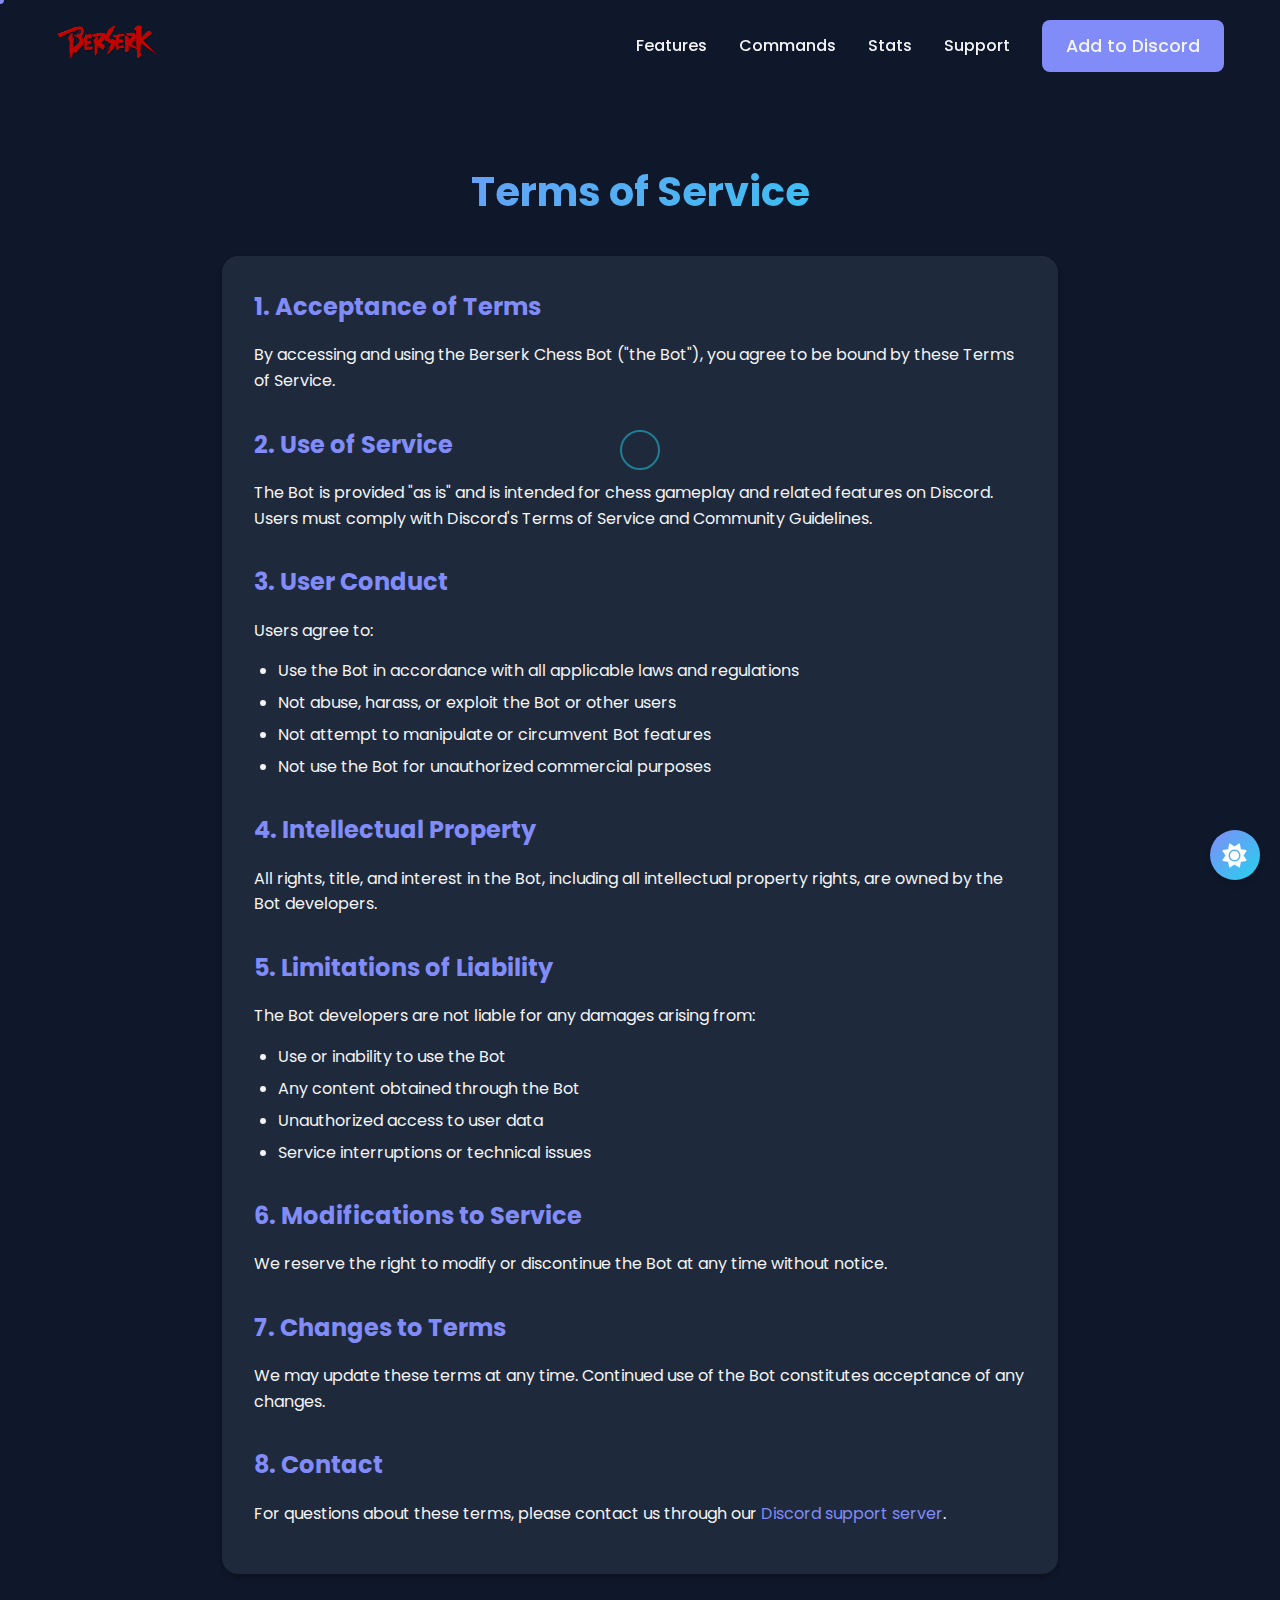
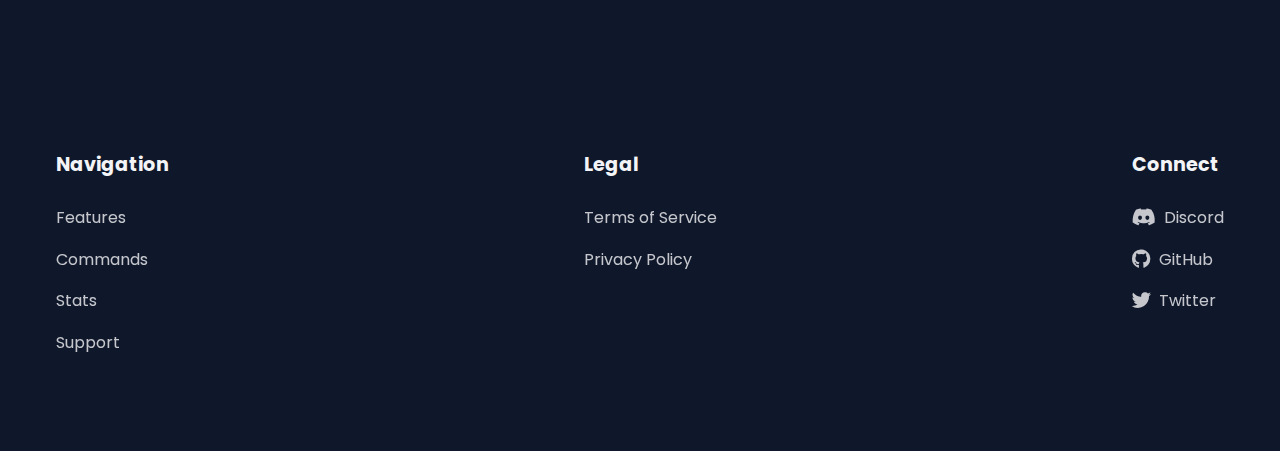
<file: pages/terms.html>
<!DOCTYPE html>
<html lang="en" data-theme="dark">
<head>
    <meta charset="UTF-8">
    <meta name="viewport" content="width=device-width, initial-scale=1.0">
    <title>Terms of Service - Berserk Chess Bot</title>
    <link rel="stylesheet" href="../styles.css">
    <link rel="preconnect" href="https://fonts.googleapis.com">
    <link rel="preconnect" href="https://fonts.gstatic.com" crossorigin>
    <link href="https://fonts.googleapis.com/css2?family=Poppins:wght@300;400;500;600;700&display=swap" rel="stylesheet">
    <link rel="stylesheet" href="https://cdnjs.cloudflare.com/ajax/libs/font-awesome/6.5.1/css/all.min.css">
</head>
<body>
    <div class="cursor-dot"></div>
    <div class="cursor-outline"></div>
    <button class="theme-switch" aria-label="Toggle dark mode">
        <i class="fas fa-moon"></i>
    </button>
    <nav class="navbar">
        <div class="container">
            <div class="logo">
                <a href="../index.html">
                    <img src="../assets/logo.png" alt="Berserk Logo">
                </a>
            </div>
            <div class="nav-links">
                <a href="../index.html#features">Features</a>
                <a href="../index.html#commands">Commands</a>
                <a href="../index.html#stats">Stats</a>
                <a href="../index.html#support">Support</a>
                <a href="https://discord.com/oauth2/authorize?client_id=YOUR_CLIENT_ID&scope=bot" class="cta-button">Add to Discord</a>
            </div>
        </div>
    </nav>

    <section class="legal-content">
        <div class="container">
            <h1>Terms of Service</h1>
            <div class="legal-text">
                <h2>1. Acceptance of Terms</h2>
                <p>By accessing and using the Berserk Chess Bot ("the Bot"), you agree to be bound by these Terms of Service.</p>

                <h2>2. Use of Service</h2>
                <p>The Bot is provided "as is" and is intended for chess gameplay and related features on Discord. Users must comply with Discord's Terms of Service and Community Guidelines.</p>

                <h2>3. User Conduct</h2>
                <p>Users agree to:</p>
                <ul>
                    <li>Use the Bot in accordance with all applicable laws and regulations</li>
                    <li>Not abuse, harass, or exploit the Bot or other users</li>
                    <li>Not attempt to manipulate or circumvent Bot features</li>
                    <li>Not use the Bot for unauthorized commercial purposes</li>
                </ul>

                <h2>4. Intellectual Property</h2>
                <p>All rights, title, and interest in the Bot, including all intellectual property rights, are owned by the Bot developers.</p>

                <h2>5. Limitations of Liability</h2>
                <p>The Bot developers are not liable for any damages arising from:</p>
                <ul>
                    <li>Use or inability to use the Bot</li>
                    <li>Any content obtained through the Bot</li>
                    <li>Unauthorized access to user data</li>
                    <li>Service interruptions or technical issues</li>
                </ul>

                <h2>6. Modifications to Service</h2>
                <p>We reserve the right to modify or discontinue the Bot at any time without notice.</p>

                <h2>7. Changes to Terms</h2>
                <p>We may update these terms at any time. Continued use of the Bot constitutes acceptance of any changes.</p>

                <h2>8. Contact</h2>
                <p>For questions about these terms, please contact us through our <a href="https://discord.gg/cgtUBgEGfT">Discord support server</a>.</p>
            </div>
        </div>
    </section>

    <footer class="footer">
        <div class="container">
            <div class="footer-content">
                <div class="footer-section">
                    <h3>Navigation</h3>
                    <ul>
                        <li><a href="../index.html#features">Features</a></li>
                        <li><a href="../index.html#commands">Commands</a></li>
                        <li><a href="../index.html#stats">Stats</a></li>
                        <li><a href="../index.html#support">Support</a></li>
                    </ul>
                </div>
                <div class="footer-section">
                    <h3>Legal</h3>
                    <ul>
                        <li><a href="terms.html">Terms of Service</a></li>
                        <li><a href="privacy.html">Privacy Policy</a></li>
                    </ul>
                </div>
                <div class="footer-section">
                    <h3>Connect</h3>
                    <ul>
                        <li><a href="https://discord.gg/cgtUBgEGfT"><i class="fab fa-discord"></i> Discord</a></li>
                        <li><a href="https://github.com/tactrics64"><i class="fab fa-github"></i> GitHub</a></li>
                        <li><a href="#"><i class="fab fa-twitter"></i> Twitter</a></li>
                    </ul>
                </div>
            </div>
        </div>
    </footer>
    <script src="../animations.js"></script>
</body>
</html>
</file>
<file: styles.css>
:root {
    /* Light theme variables */
    --primary-color: #4f46e5;
    --primary-color-rgb: 79, 70, 229;
    --secondary-color: #4338ca;
    --secondary-color-rgb: 67, 56, 202;
    --accent-color: #6366f1;
    --accent-color-rgb: 99, 102, 241;
    --gradient-start: #4f46e5;
    --gradient-end: #06b6d4;
    --background-color: #ffffff;
    --text-color: #1f2937;
    --light-gray: #f3f4f6;
    --border-color: #e5e7eb;
    --card-bg: #ffffff;
    --navbar-bg: rgba(255, 255, 255, 0.9);
    --code-bg: #f3f4f6;
    --footer-bg: #1f2937;
    --footer-text: #ffffff;
    --footer-border: rgba(255, 255, 255, 0.1);
    --section-alt-bg: #f8fafc;
    --card-shadow: 0 4px 6px -1px rgba(0, 0, 0, 0.1), 0 2px 4px -1px rgba(0, 0, 0, 0.06);
    --card-hover-shadow: 0 10px 15px -3px rgba(0, 0, 0, 0.1), 0 4px 6px -2px rgba(0, 0, 0, 0.05);
}

[data-theme="dark"] {
    /* Dark theme variables */
    --primary-color: #818cf8;
    --primary-color-rgb: 129, 140, 248;
    --secondary-color: #6366f1;
    --secondary-color-rgb: 99, 102, 241;
    --accent-color: #a5b4fc;
    --accent-color-rgb: 165, 180, 252;
    --gradient-start: #818cf8;
    --gradient-end: #22d3ee;
    --background-color: #0f172a;
    --text-color: #f3f4f6;
    --light-gray: #1f2937;
    --border-color: #374151;
    --card-bg: #1e293b;
    --navbar-bg: rgba(15, 23, 42, 0.9);
    --code-bg: #374151;
    --footer-bg: #0f172a;
    --footer-text: #f3f4f6;
    --footer-border: rgba(255, 255, 255, 0.05);
    --section-alt-bg: #1e293b;
    --card-shadow: 0 4px 6px -1px rgba(0, 0, 0, 0.2), 0 2px 4px -1px rgba(0, 0, 0, 0.1);
    --card-hover-shadow: 0 10px 15px -3px rgba(0, 0, 0, 0.2), 0 4px 6px -2px rgba(0, 0, 0, 0.1);
}

* {
    margin: 0;
    padding: 0;
    box-sizing: border-box;
}

body {
    font-family: 'Poppins', sans-serif;
    line-height: 1.6;
    color: var(--text-color);
    background-color: var(--background-color);
    transition: background-color 0.3s ease, color 0.3s ease;
    cursor: none;
    overflow-x: hidden;
    width: 100%;
}

.container {
    max-width: 1200px;
    margin: 0 auto;
    padding: 0 1rem;
    width: 100%;
}

/* Navbar */
.navbar {
    position: fixed;
    top: 0;
    left: 0;
    right: 0;
    width: 100%;
    padding: 1rem 0;
    background-color: transparent;
    backdrop-filter: blur(0);
    -webkit-backdrop-filter: blur(0);
    z-index: 1000;
    transition: all 0.3s ease;
    will-change: transform;
}

.navbar.scrolled {
    padding: 0.75rem 0;
    background-color: rgba(var(--background-color-rgb), 0.85);
    backdrop-filter: blur(10px);
    -webkit-backdrop-filter: blur(10px);
    box-shadow: 0 4px 20px rgba(0, 0, 0, 0.1);
}

main {
    padding-top: 60px;
}

.navbar .container {
    display: flex;
    justify-content: space-between;
    align-items: center;
    height: 60px;
}

.logo {
    display: flex;
    align-items: center;
    gap: 1rem;
}

.logo img {
    height: 40px;
}

.logo span {
    font-size: 1.5rem;
    font-weight: 600;
    color: var(--primary-color);
}

.nav-links {
    display: flex;
    gap: 2rem;
    align-items: center;
}

.nav-links a {
    text-decoration: none;
    color: var(--text-color);
    font-weight: 500;
    transition: color 0.3s ease;
    position: relative;
    cursor: none;
}

.nav-links a::after {
    content: '';
    position: absolute;
    width: 0;
    height: 2px;
    bottom: -2px;
    left: 0;
    background: linear-gradient(135deg, var(--gradient-start), var(--gradient-end));
    transition: width 0.3s ease;
    transform-origin: left;
}

.nav-links a:hover {
    color: var(--primary-color);
}

.nav-links a:hover::after {
    width: 100%;
}

/* Hero Section */
.hero {
    padding: 160px 0 80px;
    background: var(--background-color);
    position: relative;
    overflow: hidden;
    text-align: center;
}

.hero::before {
    content: '';
    position: absolute;
    top: -50px;
    right: -50px;
    width: 200px;
    height: 200px;
    background: linear-gradient(135deg, var(--gradient-start) 0%, var(--gradient-end) 100%);
    opacity: 0.1;
    border-radius: 30% 70% 70% 30% / 30% 30% 70% 70%;
    z-index: 0;
    animation: morphShape 15s ease-in-out infinite;
}

.hero::after {
    content: '';
    position: absolute;
    bottom: -30px;
    left: -30px;
    width: 150px;
    height: 150px;
    background: linear-gradient(-45deg, var(--gradient-start) 0%, var(--gradient-end) 100%);
    opacity: 0.1;
    border-radius: 60% 40% 30% 70% / 60% 30% 70% 40%;
    z-index: 0;
    animation: morphShape 20s ease-in-out infinite alternate;
}

.hero-content {
    position: relative;
    z-index: 1;
    max-width: 800px;
    margin: 0 auto;
    padding: 0 1rem;
}

.hero h1 {
    font-size: 3.5rem;
    font-weight: 700;
    margin-bottom: 1.5rem;
    background: linear-gradient(135deg, var(--gradient-start) 0%, var(--gradient-end) 100%);
    -webkit-background-clip: text;
    background-clip: text;
    color: transparent;
    line-height: 1.2;
}

.hero p {
    font-size: 1.25rem;
    margin-bottom: 2rem;
    color: var(--text-color);
    max-width: 600px;
    margin-left: auto;
    margin-right: auto;
}

.cta-buttons {
    display: flex;
    gap: 1rem;
    justify-content: center;
    align-items: center;
}

.cta-button {
    padding: 1rem 2rem;
    font-size: 1.1rem;
    font-weight: 500;
    border-radius: 12px;
    transition: all 0.3s ease;
}

.primary-button {
    background: var(--primary-color);
    color: #ffffff;
    box-shadow: 0 4px 15px rgba(var(--primary-color-rgb), 0.2);
}

.primary-button:hover {
    transform: translateY(-2px);
    box-shadow: 0 6px 20px rgba(var(--primary-color-rgb), 0.3);
}

.secondary-button {
    background: transparent;
    color: var(--text-color);
    border: 2px solid var(--border-color);
}

.secondary-button:hover {
    background: var(--light-gray);
    transform: translateY(-2px);
}

@media (max-width: 768px) {
    .hero {
        padding: 120px 0 60px;
    }

    .hero h1 {
        font-size: 2.5rem;
    }

    .hero p {
        font-size: 1.1rem;
        padding: 0 1rem;
    }

    .cta-buttons {
        flex-direction: column;
        gap: 1rem;
    }

    .cta-button {
        width: 100%;
        max-width: 300px;
    }
}

/* Buttons */
.primary-button, .secondary-button, .cta-button {
    display: inline-block;
    padding: 0.75rem 1.5rem;
    border-radius: 8px;
    font-weight: 500;
    text-decoration: none;
    transition: all 0.3s ease;
    cursor: none;
    position: relative;
    transform-style: preserve-3d;
}

.primary-button, .cta-button {
    background-color: var(--primary-color);
    color: white;
}

.secondary-button {
    background-color: white;
    color: var(--primary-color);
    border: 2px solid var(--primary-color);
}

.primary-button::before, .cta-button::before {
    content: '';
    position: absolute;
    inset: 5px -2px -2px 5px;
    background: inherit;
    border-radius: inherit;
    opacity: 0.4;
    transform: translateZ(-4px);
    filter: blur(4px);
}

.primary-button:hover, .cta-button:hover {
    background-color: var(--secondary-color);
    transform: translateY(-2px);
}

.secondary-button:hover {
    background-color: var(--light-gray);
    transform: translateY(-2px);
}

/* Enhanced Animations */
@keyframes shimmer {
    0% {
        background-position: -100% 0;
    }
    100% {
        background-position: 100% 0;
    }
}

@keyframes float {
    0%, 100% {
        transform: translateY(0);
    }
    50% {
        transform: translateY(-10px);
    }
}

@keyframes glow {
    0%, 100% {
        box-shadow: 0 0 5px rgba(var(--primary-color-rgb), 0.2);
    }
    50% {
        box-shadow: 0 0 20px rgba(var(--primary-color-rgb), 0.4);
    }
}

/* Button Animations */
.primary-button, .secondary-button, .cta-button {
    position: relative;
    overflow: hidden;
    transition: all 0.3s ease;
}

.primary-button::before, .cta-button::before {
    content: '';
    position: absolute;
    top: 0;
    left: -100%;
    width: 100%;
    height: 100%;
    background: linear-gradient(
        90deg,
        transparent,
        rgba(255, 255, 255, 0.2),
        transparent
    );
    transition: 0.5s;
}

.primary-button:hover::before, .cta-button:hover::before {
    left: 100%;
}

.primary-button:hover, .cta-button:hover {
    transform: translateY(-3px);
    box-shadow: 0 7px 14px rgba(var(--primary-color-rgb), 0.2);
}

/* Features Section */
.features {
    padding: 80px 0;
    background-color: var(--background-color);
    position: relative;
    z-index: 1;
}

.features h2 {
    text-align: center;
    font-size: 2.5rem;
    margin-bottom: 3rem;
    color: var(--text-color);
}

.feature-grid {
    display: grid;
    grid-template-columns: repeat(auto-fit, minmax(250px, 1fr));
    gap: 2rem;
    margin: 2rem 0;
}

.feature-card {
    background: var(--card-bg);
    border-radius: 1rem;
    padding: 2rem;
    text-align: center;
    transition: transform 0.3s ease;
    border: 1px solid var(--border-color);
}

.feature-card:hover {
    transform: translateY(-5px);
}

.feature-card i {
    font-size: 2.5rem;
    color: var(--accent-color);
    margin-bottom: 1rem;
}

.feature-card h3 {
    margin: 1rem 0;
    color: var(--heading-color);
}

.feature-card p {
    color: var(--text-color);
    margin-bottom: 1rem;
}

.feature-list {
    list-style: none;
    padding: 0;
    text-align: left;
}

.feature-list li {
    margin: 0.5rem 0;
    color: var(--text-color);
    display: flex;
    align-items: center;
}

.feature-list li:before {
    content: "•";
    color: var(--accent-color);
    margin-right: 0.5rem;
}

/* Command Grid */
.command-grid {
    display: grid;
    grid-template-columns: repeat(auto-fit, minmax(200px, 1fr));
    gap: 1.5rem;
    margin: 2rem 0;
}

.command-card {
    background: var(--card-bg);
    border-radius: 0.75rem;
    padding: 1.5rem;
    text-align: center;
    border: 1px solid var(--border-color);
}

.command-card code {
    display: block;
    background: var(--code-bg);
    padding: 0.75rem;
    border-radius: 0.5rem;
    margin-bottom: 1rem;
    color: var(--accent-color);
    font-family: 'Courier New', monospace;
}

/* Feature Comparison */
.feature-comparison {
    margin: 4rem 0;
}

.comparison-table {
    overflow-x: auto;
    margin: 2rem 0;
}

.comparison-table table {
    width: 100%;
    border-collapse: collapse;
    background: var(--card-bg);
    border-radius: 1rem;
    overflow: hidden;
}

.comparison-table th,
.comparison-table td {
    padding: 1.25rem;
    text-align: left;
    border-bottom: 1px solid var(--border-color);
}

.comparison-table th {
    background: var(--header-bg);
    color: var(--heading-color);
    font-weight: 600;
}

.comparison-table td {
    color: var(--text-color);
}

.comparison-table .fa-check {
    color: var(--success-color);
}

.comparison-table .fa-times {
    color: var(--error-color);
}

/* CTAs */
.feature-cta,
.command-cta {
    text-align: center;
    margin: 2rem 0;
}

/* Support Section */
.support {
    text-align: center;
    padding: 4rem 0;
}

.support h2 {
    margin-bottom: 1rem;
}

.support p {
    margin-bottom: 2rem;
    color: var(--text-color);
}

/* Commands Section */
.commands {
    padding: 60px 0;
    background-color: var(--section-alt-bg);
    position: relative;
}

.commands h2 {
    text-align: center;
    font-size: 2.5rem;
    margin-bottom: 2rem;
    background: linear-gradient(135deg, var(--gradient-start), var(--gradient-end));
    -webkit-background-clip: text;
    background-clip: text;
    color: transparent;
}

.command-list {
    display: grid;
    grid-template-columns: repeat(auto-fit, minmax(280px, 1fr));
    gap: 1.5rem;
    max-width: 1200px;
    margin: 0 auto;
    padding: 0 1rem;
}

.command-item {
    background-color: var(--card-bg);
    border: 1px solid var(--border-color);
    border-radius: 12px;
    padding: 1.5rem;
    transition: all 0.3s ease;
    box-shadow: var(--card-shadow);
    cursor: none;
    position: relative;
    transform-style: preserve-3d;
    perspective: 1000px;
    height: auto;
}

.command-item h3 {
    font-size: 1.25rem;
    margin-bottom: 0.5rem;
    color: var(--heading-color);
}

.command-item p {
    font-size: 0.95rem;
    color: var(--text-color);
    margin-bottom: 0;
    line-height: 1.5;
}

.command-example {
    margin-top: 1rem;
    padding: 0.75rem;
    background-color: var(--code-bg);
    border-radius: 8px;
    font-family: monospace;
    font-size: 0.9rem;
    color: var(--code-color);
    overflow-x: auto;
    white-space: pre-wrap;
    word-break: break-word;
}

.command-item:hover {
    transform: translateY(-5px) scale(1.01);
}

.command-item:hover code {
    background: linear-gradient(135deg, 
        rgba(var(--primary-color-rgb), 0.1),
        rgba(var(--accent-color-rgb), 0.1)
    );
}

.command-item code {
    display: block;
    padding: 0.75rem;
    background: linear-gradient(135deg, rgba(79, 70, 229, 0.1), rgba(6, 182, 212, 0.1));
    border-radius: 8px;
    font-family: monospace;
    margin-bottom: 0.75rem;
    color: var(--primary-color);
    border: 1px solid var(--border-color);
}

/* Stats Section */
.stats {
    padding: 80px 0;
    background-color: var(--background-color);
}

.stats h2 {
    text-align: center;
    font-size: 2.5rem;
    margin-bottom: 3rem;
    color: var(--text-color);
}

.stats-grid {
    display: grid;
    grid-template-columns: repeat(auto-fit, minmax(200px, 1fr));
    gap: 2rem;
    text-align: center;
}

.stat-card {
    padding: 2rem;
    background-color: var(--card-bg);
    border: 1px solid var(--border-color);
    border-radius: 12px;
    transition: all 0.3s ease;
    box-shadow: var(--card-shadow);
    position: relative;
    overflow: visible;
}

.stat-card::before {
    content: '';
    position: absolute;
    inset: 5px -5px -5px 5px;
    background: var(--card-bg);
    border: 1px solid var(--border-color);
    border-radius: inherit;
    z-index: -1;
    opacity: 0.7;
    transform: translateZ(-5px);
}

.stat-card:hover {
    transform: translateY(-5px) translateZ(10px);
}

.stat-number {
    display: block;
    font-size: 2.5rem;
    font-weight: 700;
    background: linear-gradient(135deg, var(--gradient-start), var(--gradient-end));
    -webkit-background-clip: text;
    background-clip: text;
    color: transparent;
    margin-bottom: 0.5rem;
    background-size: 200% 100%;
    animation: shimmer 3s linear infinite;
}

.stat-label {
    color: var(--text-color);
    font-size: 1.1rem;
}

/* Support Section */
.support {
    padding: 80px 0;
    background-color: var(--section-alt-bg);
}

.support h2 {
    text-align: center;
    font-size: 2.5rem;
    margin-bottom: 3rem;
    color: var(--text-color);
}

.support-content {
    display: grid;
    grid-template-columns: repeat(auto-fit, minmax(250px, 1fr));
    gap: 2rem;
}

.support-card {
    display: flex;
    flex-direction: column;
    align-items: center;
    padding: 2rem;
    background-color: var(--card-bg);
    border: 1px solid var(--border-color);
    border-radius: 12px;
    text-decoration: none;
    color: var(--text-color);
    transition: transform 0.3s ease;
    box-shadow: var(--card-shadow);
    position: relative;
    overflow: visible;
}

.support-card::before {
    content: '';
    position: absolute;
    inset: 5px -5px -5px 5px;
    background: var(--card-bg);
    border: 1px solid var(--border-color);
    border-radius: inherit;
    z-index: -1;
    opacity: 0.7;
    transform: translateZ(-5px);
}

.support-card:hover {
    transform: translateY(-8px) translateZ(10px);
}

.support-card:hover i {
    animation: float 2s ease-in-out infinite;
}

.support-card i {
    font-size: 2.5rem;
    color: var(--primary-color);
    margin-bottom: 1rem;
}

.support-card h3 {
    color: var(--text-color);
}

.support-card p {
    color: var(--text-color);
}

/* Status Section */
.status-section {
    padding: 2rem 0;
    background-color: var(--section-alt-bg);
}

.status-wrapper {
    display: flex;
    justify-content: center;
    align-items: center;
}

.status-card {
    background: var(--card-bg);
    border-radius: 16px;
    padding: 2rem;
    box-shadow: var(--card-shadow);
    width: 100%;
    max-width: 800px;
    border: 1px solid var(--border-color);
    transition: all 0.4s cubic-bezier(0.165, 0.84, 0.44, 1);
    position: relative;
    overflow: visible;
}

.status-card::before {
    content: '';
    position: absolute;
    inset: 5px -5px -5px 5px;
    background: var(--card-bg);
    border: 1px solid var(--border-color);
    border-radius: inherit;
    z-index: -1;
    opacity: 0.7;
    transform: translateZ(-5px);
}

.status-card:hover {
    transform: translateY(-5px) translateZ(10px);
}

.status-indicator {
    display: flex;
    align-items: center;
    gap: 0.5rem;
    margin-bottom: 1.5rem;
    padding-bottom: 1.5rem;
    border-bottom: 1px solid var(--border-color);
}

.status-dot {
    width: 12px;
    height: 12px;
    background-color: #10B981;
    border-radius: 50%;
    display: inline-block;
    position: relative;
}

.status-dot::after {
    content: '';
    position: absolute;
    width: 100%;
    height: 100%;
    background-color: #10B981;
    border-radius: 50%;
    animation: pulse 2s infinite;
    opacity: 0.5;
}

@keyframes pulse {
    0% {
        transform: scale(1);
        opacity: 0.5;
    }
    50% {
        transform: scale(2);
        opacity: 0;
    }
    100% {
        transform: scale(1);
        opacity: 0;
    }
}

.status-text {
    font-weight: 600;
    color: var(--text-color);
}

.status-details {
    display: grid;
    grid-template-columns: repeat(auto-fit, minmax(200px, 1fr));
    gap: 2rem;
}

.status-item {
    display: flex;
    align-items: center;
    gap: 1rem;
}

.status-item i {
    font-size: 1.5rem;
    color: var(--primary-color);
    background: linear-gradient(135deg, var(--gradient-start), var(--gradient-end));
    -webkit-background-clip: text;
    background-clip: text;
    color: transparent;
    transition: transform 0.3s ease;
}

.status-item:hover i {
    transform: scale(1.2) rotate(5deg);
}

.status-info {
    display: flex;
    flex-direction: column;
}

.status-label {
    font-size: 0.875rem;
    color: var(--text-color);
    opacity: 0.8;
}

.status-value {
    font-size: 1.25rem;
    font-weight: 600;
    color: var(--text-color);
}

/* Theme switch styles */
.theme-switch {
    position: fixed;
    bottom: 20px;
    right: 20px;
    z-index: 1000;
    background: linear-gradient(135deg, var(--gradient-start), var(--gradient-end));
    border: none;
    border-radius: 50%;
    width: 50px;
    height: 50px;
    display: flex;
    align-items: center;
    justify-content: center;
    cursor: pointer;
    box-shadow: var(--card-shadow);
    transition: all 0.3s cubic-bezier(0.165, 0.84, 0.44, 1);
}

.theme-switch:hover {
    transform: scale(1.1) rotate(180deg);
}

.theme-switch i {
    font-size: 1.5rem;
    color: white;
}

/* Footer Styles */
.footer {
    background-color: var(--footer-bg);
    color: var(--footer-text);
    padding: 4rem 0 2rem;
}

.footer-content {
    display: flex;
    justify-content: space-between;
    gap: 4rem;
    margin-bottom: 3rem;
}

.footer-brand {
    flex: 1;
}

.footer-logo {
    font-size: 2rem;
    font-weight: 700;
    margin-bottom: 1rem;
    display: block;
    background: linear-gradient(135deg, var(--gradient-start), var(--gradient-end));
    -webkit-background-clip: text;
    background-clip: text;
    color: transparent;
}

.footer-brand p {
    color: var(--footer-text);
    opacity: 0.8;
    margin-top: 1rem;
}

.footer-links {
    display: flex;
    gap: 4rem;
}

.footer-section h3 {
    font-size: 1.2rem;
    margin-bottom: 1.5rem;
    color: var(--footer-text);
}

.footer-section ul {
    list-style: none;
    padding: 0;
}

.footer-section ul li {
    margin-bottom: 1rem;
}

.footer-section ul li a {
    color: var(--footer-text);
    opacity: 0.8;
    text-decoration: none;
    transition: all 0.3s ease;
    display: flex;
    align-items: center;
    gap: 0.5rem;
    position: relative;
}

.footer-section ul li a i {
    font-size: 1.2rem;
    position: relative;
    z-index: 1;
    transition: all 0.3s cubic-bezier(0.4, 0, 0.2, 1);
}

.footer-section:not(:last-child) ul li a:hover {
    opacity: 1;
    transform: translateX(5px);
}

.footer-section:last-child ul li a {
    transition: opacity 0.3s ease;
}

.footer-section:last-child ul li a:hover {
    opacity: 1;
    transform: none;
}

.footer-section:last-child ul li a i {
    transition: transform 0.3s cubic-bezier(0.4, 0, 0.2, 1),
                background 0.3s ease,
                color 0.3s ease;
}

.footer-section:last-child ul li a:hover i {
    transform: scale(1.2);
    background: linear-gradient(135deg, var(--gradient-start), var(--gradient-end));
    -webkit-background-clip: text;
    background-clip: text;
    color: transparent;
}

.footer-section:last-child ul li a::before {
    content: '';
    position: absolute;
    width: 28px;
    height: 28px;
    background: linear-gradient(135deg, var(--gradient-start), var(--gradient-end));
    border-radius: 50%;
    opacity: 0;
    transform: scale(0.8);
    transition: all 0.3s ease;
    z-index: 0;
}

.footer-section:last-child ul li a:hover::before {
    opacity: 0.1;
    transform: scale(1);
}

.footer-section ul li a::after {
    content: '';
    position: absolute;
    width: 0;
    height: 2px;
    bottom: -2px;
    left: 0;
    background: linear-gradient(135deg, var(--gradient-start), var(--gradient-end));
    transition: width 0.3s ease;
    transform-origin: left;
}

.footer-section ul li a:hover::after {
    width: 100%;
}

.footer-bottom {
    padding-top: 2rem;
    border-top: 1px solid var(--footer-border);
    text-align: center;
}

.footer-bottom p {
    color: var(--footer-text);
    opacity: 0.8;
}

/* Custom Cursor */
.cursor-dot {
    width: 8px;
    height: 8px;
    background: var(--gradient-start);
    position: fixed;
    border-radius: 50%;
    pointer-events: none;
    z-index: 10000;
    transform: translate(-50%, -50%);
    transition: width 0.2s, height 0.2s;
}

.cursor-outline {
    width: 40px;
    height: 40px;
    border: 2px solid var(--gradient-end);
    position: fixed;
    border-radius: 50%;
    pointer-events: none;
    z-index: 9999;
    transform: translate(-50%, -50%);
    transition: width 0.2s, height 0.2s, border-color 0.2s;
    opacity: 0.5;
}

/* Cursor hover states */
a:hover ~ .cursor-dot,
button:hover ~ .cursor-dot,
.feature-card:hover ~ .cursor-dot,
.command-item:hover ~ .cursor-dot {
    width: 12px;
    height: 12px;
    background: var(--gradient-end);
}

a:hover ~ .cursor-outline,
button:hover ~ .cursor-outline,
.feature-card:hover ~ .cursor-outline,
.command-item:hover ~ .cursor-outline {
    width: 60px;
    height: 60px;
    border-color: var(--gradient-start);
}

/* Ensure clickable elements still show pointer */
a, button, .feature-card, .command-item {
    cursor: none;
}

/* Mobile devices - disable custom cursor */
@media (max-width: 768px) {
    .cursor-dot, .cursor-outline {
        display: none;
    }
    body, a, button, .feature-card, .command-item {
        cursor: auto;
    }
}

@media (max-width: 768px) {
    .footer-content {
        flex-direction: column;
        gap: 2rem;
    }

    .footer-links {
        flex-direction: column;
        gap: 2rem;
    }
}

@media (max-width: 768px) {
    .status-details {
        grid-template-columns: 1fr;
        gap: 1.5rem;
    }
}

@media (max-width: 768px) {
    .hero h1 {
        font-size: 2.5rem;
    }

    .nav-links {
        display: none;
    }

    .footer-content {
        flex-direction: column;
        gap: 2rem;
        text-align: center;
    }

    .footer-links {
        flex-direction: column;
        gap: 1rem;
    }
}

/* Ensure sections don't cause horizontal scroll */
section {
    width: 100%;
    overflow-x: hidden;
}

/* Mobile Enhancements */
@media (max-width: 768px) {
    /* Typography adjustments */
    h1 {
        font-size: 2.5rem;
        line-height: 1.2;
    }

    h2 {
        font-size: 2rem;
        margin-bottom: 1.5rem;
    }

    /* Improved touch targets */
    .nav-links a,
    .primary-button,
    .cta-button,
    .feature-card,
    .command-item,
    .footer-section ul li a {
        padding: 0.8rem;
        min-height: 44px;
        display: flex;
        align-items: center;
        justify-content: center;
        touch-action: manipulation;
    }

    /* Better card layout */
    .feature-card {
        margin: 0.5rem;
        padding: 1.5rem;
        border-radius: 16px;
        transform: none !important;
        transition: transform 0.2s ease, box-shadow 0.2s ease;
    }

    .feature-card:active {
        transform: scale(0.98) !important;
        box-shadow: 0 2px 8px rgba(0, 0, 0, 0.1);
    }

    /* Command items optimization */
    .command-list {
        grid-template-columns: 1fr;
        gap: 1rem;
        padding: 0 1rem;
    }

    .command-item {
        padding: 1.25rem;
        margin-bottom: 0.5rem;
    }

    /* Status section improvements */
    .status-grid {
        grid-template-columns: 1fr;
        gap: 1rem;
    }

    .stat-card {
        padding: 1.25rem;
        margin-bottom: 0.5rem;
    }

    /* Footer optimization */
    .footer-content {
        grid-template-columns: 1fr;
        gap: 2rem;
        text-align: center;
    }

    .footer-section {
        padding: 1rem;
    }

    .footer-section ul {
        display: flex;
        flex-direction: column;
        align-items: center;
        gap: 1rem;
    }

    /* Navigation improvements */
    .navbar {
        padding: 0.75rem 0;
    }

    .navbar.scrolled {
        padding: 0.5rem 0;
    }

    .nav-links {
        gap: 1rem;
    }

    /* Section spacing */
    section {
        padding: 3rem 0;
    }

    .hero {
        padding: 6rem 0 3rem;
    }

    /* Better touch feedback */
    a:active,
    button:active {
        transform: scale(0.95);
        transition: transform 0.1s ease;
    }

    /* Optimized animations */
    .feature-card,
    .command-item,
    .stat-card {
        animation: none;
        transform: none !important;
    }

    .feature-card:active,
    .command-item:active,
    .stat-card:active {
        transform: scale(0.98) !important;
    }

    /* Improved scrolling */
    .smooth-scroll {
        scroll-behavior: smooth;
        -webkit-overflow-scrolling: touch;
    }

    /* Better form elements */
    input,
    select,
    textarea {
        font-size: 16px !important; /* Prevents zoom on focus in iOS */
        padding: 0.8rem;
        border-radius: 8px;
    }

    /* Status dot optimization */
    .status-indicator {
        width: 12px;
        height: 12px;
    }

    /* Container padding */
    .container {
        padding: 0 1.25rem;
    }
}

/* Tablet specific adjustments */
@media (min-width: 769px) and (max-width: 1024px) {
    .feature-grid {
        grid-template-columns: repeat(2, 1fr);
    }

    .command-list {
        grid-template-columns: repeat(2, 1fr);
    }

    .container {
        padding: 0 2rem;
    }

    section {
        padding: 4rem 0;
    }
}

/* Landscape mode optimization */
@media (max-height: 500px) and (orientation: landscape) {
    .hero {
        padding: 4rem 0 2rem;
    }

    .navbar {
        padding: 0.5rem 0;
    }

    section {
        padding: 2rem 0;
    }
}

/* Legal Content Styles */
.legal-content {
    padding: 160px 0 80px;
    min-height: calc(100vh - 400px);
}

.legal-content .container {
    max-width: 900px;
    margin: 0 auto;
    padding: 0 2rem;
}

.legal-content h1 {
    font-size: 2.5rem;
    margin-bottom: 2rem;
    text-align: center;
    background: linear-gradient(135deg, var(--gradient-start) 0%, var(--gradient-end) 100%);
    -webkit-background-clip: text;
    background-clip: text;
    color: transparent;
}

.legal-text {
    background: var(--card-bg);
    padding: 2rem;
    border-radius: 16px;
    box-shadow: var(--card-shadow);
    margin-bottom: 2rem;
    animation: fadeInUp 0.6s ease-out;
}

.legal-text h2 {
    font-size: 1.5rem;
    margin: 2rem 0 1rem;
    color: var(--primary-color);
}

.legal-text h2:first-child {
    margin-top: 0;
}

.legal-text p {
    margin-bottom: 1rem;
    line-height: 1.6;
    color: var(--text-color);
}

.legal-text ul {
    margin: 1rem 0 1.5rem 1.5rem;
    list-style-type: disc;
}

.legal-text li {
    margin-bottom: 0.5rem;
    line-height: 1.5;
    color: var(--text-color);
}

.legal-text a {
    color: var(--primary-color);
    text-decoration: none;
    transition: all 0.3s ease;
}

.legal-text a:hover {
    text-decoration: underline;
    opacity: 0.9;
}

@media (max-width: 768px) {
    .legal-content {
        padding: 120px 0 40px;
    }

    .legal-content h1 {
        font-size: 2rem;
    }

    .legal-text {
        padding: 1.5rem;
    }

    .legal-text h2 {
        font-size: 1.25rem;
    }
}

/* Commands Page Styles */
.commands-page {
    padding: 4rem 0;
}

.commands-page h1 {
    text-align: center;
    margin-bottom: 2rem;
    font-size: 2.5rem;
}

.commands-search {
    position: relative;
    max-width: 600px;
    margin: 0 auto 2rem;
}

.commands-search input {
    width: 100%;
    padding: 1rem 3rem 1rem 1rem;
    border: 2px solid var(--accent-color);
    border-radius: 8px;
    background: var(--bg-secondary);
    color: var(--text-primary);
    font-size: 1rem;
}

.commands-search i {
    position: absolute;
    right: 1rem;
    top: 50%;
    transform: translateY(-50%);
    color: var(--accent-color);
}

.command-categories {
    display: flex;
    justify-content: center;
    gap: 1rem;
    margin-bottom: 2rem;
    flex-wrap: wrap;
}

.category-btn {
    padding: 0.5rem 1rem;
    border: 2px solid var(--accent-color);
    border-radius: 20px;
    background: transparent;
    color: var(--text-primary);
    cursor: pointer;
    transition: all 0.3s ease;
}

.category-btn:hover,
.category-btn.active {
    background: var(--accent-color);
    color: var(--bg-primary);
}

.command-group {
    margin-bottom: 3rem;
}

.command-group h2 {
    margin-bottom: 1.5rem;
    color: var(--accent-color);
    font-size: 1.8rem;
}

.command-item {
    background: var(--bg-secondary);
    border-radius: 8px;
    padding: 1rem;
    margin-bottom: 1rem;
    border: 1px solid var(--border-color);
    transition: all 0.3s ease;
}

.command-item:hover {
    transform: translateY(-2px);
    box-shadow: 0 4px 12px rgba(0, 0, 0, 0.1);
}

.command-header {
    display: flex;
    justify-content: space-between;
    align-items: center;
    cursor: pointer;
}

.command-header code {
    font-family: monospace;
    color: var(--accent-color);
    font-size: 1.1rem;
}

.command-tag {
    background: var(--accent-color);
    color: var(--bg-primary);
    padding: 0.2rem 0.8rem;
    border-radius: 12px;
    font-size: 0.8rem;
}

.command-details {
    display: none;
    margin-top: 1rem;
    padding-top: 1rem;
    border-top: 1px solid var(--border-color);
}

.command-details h4 {
    margin: 0.5rem 0;
    color: var(--accent-color);
}

.command-details ul {
    list-style: none;
    padding-left: 1rem;
}

.command-details li {
    margin: 0.5rem 0;
}

.command-details code {
    background: var(--bg-primary);
    padding: 0.2rem 0.5rem;
    border-radius: 4px;
    font-family: monospace;
}

/* Features Page Improvements */
.features-page {
    padding-top: 80px; /* Adjust to match navbar height */
}

.features-page .container {
    max-width: 1200px;
    margin: 0 auto;
    padding: 2rem;
}

.features-nav {
    position: sticky;
    top: 80px;
    background: var(--bg-primary);
    z-index: 100;
    padding: 1rem 0;
    border-bottom: 1px solid var(--border-color);
}

.features-nav ul {
    display: flex;
    justify-content: center;
    gap: 2rem;
    list-style: none;
    padding: 0;
    margin: 0;
}

.features-nav a {
    color: var(--text-primary);
    text-decoration: none;
    font-weight: 500;
    padding: 0.5rem 1rem;
    border-radius: 20px;
    transition: all 0.3s ease;
}

.features-nav a:hover,
.features-nav a.active {
    background: var(--accent-color);
    color: var(--bg-primary);
}

/* Getting Started Section */
.getting-started {
    padding: 4rem 0;
    background: var(--bg-secondary);
}

.getting-started h2 {
    text-align: center;
    margin-bottom: 3rem;
    font-size: 2.5rem;
    color: var(--accent-color);
}

.steps-container {
    display: grid;
    grid-template-columns: repeat(auto-fit, minmax(250px, 1fr));
    gap: 2rem;
    margin-bottom: 3rem;
}

.step {
    text-align: center;
    padding: 2rem;
    background: var(--bg-primary);
    border-radius: 12px;
    position: relative;
    transition: transform 0.3s ease;
    border: 1px solid var(--border-color);
}

.step:hover {
    transform: translateY(-5px);
}

.step-number {
    position: absolute;
    top: -15px;
    left: 50%;
    transform: translateX(-50%);
    background: var(--accent-color);
    color: var(--bg-primary);
    width: 30px;
    height: 30px;
    border-radius: 50%;
    display: flex;
    align-items: center;
    justify-content: center;
    font-weight: bold;
}

.step i {
    font-size: 2.5rem;
    color: var(--accent-color);
    margin-bottom: 1rem;
}

.step h3 {
    margin-bottom: 1rem;
    color: var(--text-primary);
}

.step p {
    color: var(--text-secondary);
}

.quick-start {
    margin-top: 3rem;
    text-align: center;
    padding: 3rem;
    background: var(--bg-primary);
    border-radius: 12px;
    border: 1px solid var(--border-color);
}

.quick-start h3 {
    margin-bottom: 2rem;
    color: var(--text-primary);
}

.command-examples {
    display: flex;
    flex-direction: column;
    gap: 1rem;
    margin-bottom: 3rem;
}

.command-examples code {
    background: var(--bg-secondary);
    padding: 0.8rem 1.2rem;
    border-radius: 8px;
    font-family: monospace;
    color: var(--accent-color);
    font-size: 1rem;
    display: inline-block;
    border: 1px solid var(--border-color);
    transition: all 0.3s ease;
    width: 100%;
    text-align: left;
}

.command-examples code:hover {
    transform: translateX(5px);
    border-color: var(--accent-color);
    background: var(--bg-primary);
}

.quick-start-cta {
    margin-top: 3rem;
    padding-top: 1rem;
    border-top: 1px solid var(--border-color);
}

.quick-start-cta .secondary-button {
    padding: 1rem 2.5rem;
    font-size: 1rem;
    opacity: 0.9;
    transition: all 0.3s ease;
}

.quick-start-cta .secondary-button:hover {
    opacity: 1;
    transform: translateY(-2px);
}

@media (max-width: 768px) {
    .quick-start {
        padding: 2rem 1.5rem;
    }
    
    .command-examples code {
        font-size: 0.9rem;
        padding: 0.6rem 1rem;
    }
    
    .quick-start-cta .secondary-button {
        width: 100%;
        text-align: center;
    }
}

/* Community & Support Section */
.community-support {
    padding: 4rem 0;
    background: var(--bg-primary);
}

.community-support h2 {
    text-align: center;
    margin-bottom: 3rem;
    font-size: 2.5rem;
    color: var(--accent-color);
}

.community-grid {
    display: grid;
    grid-template-columns: repeat(auto-fit, minmax(300px, 1fr));
    gap: 2rem;
    margin-bottom: 4rem;
}

.community-card {
    background: var(--bg-secondary);
    border-radius: 12px;
    padding: 2.5rem;
    text-align: center;
    transition: transform 0.3s ease;
    border: 1px solid var(--border-color);
    display: flex;
    flex-direction: column;
    height: 100%;
}

.community-card:hover {
    transform: translateY(-5px);
}

.community-card i {
    font-size: 3rem;
    margin-bottom: 1.5rem;
    flex-shrink: 0;
}

.community-card h3 {
    margin-bottom: 1rem;
    color: var(--text-primary);
    flex-shrink: 0;
}

.community-card p {
    color: var(--text-secondary);
    margin-bottom: 2rem;
    flex-grow: 1;
    display: flex;
    align-items: center;
    justify-content: center;
}

.community-btn {
    display: inline-block;
    padding: 0.8rem 1.5rem;
    background: var(--accent-color);
    color: var(--bg-primary);
    border-radius: 25px;
    text-decoration: none;
    font-weight: 500;
    transition: all 0.3s ease;
    margin-bottom: 2rem;
    flex-shrink: 0;
}

.community-stats {
    display: flex;
    justify-content: center;
    gap: 2rem;
    margin-top: auto;
    padding-top: 1.5rem;
    border-top: 1px solid var(--border-color);
    flex-shrink: 0;
}

.stat {
    text-align: center;
}

.stat-number {
    display: block;
    font-size: 1.5rem;
    font-weight: 600;
    color: var(--accent-color);
}

.stat-label {
    color: var(--text-secondary);
    font-size: 0.9rem;
}

.support-channels {
    display: flex;
    justify-content: center;
    gap: 1.5rem;
    margin-top: 1.5rem;
    padding-top: 1.5rem;
    border-top: 1px solid var(--border-color);
}

.channel {
    display: flex;
    align-items: center;
    gap: 0.5rem;
    color: var(--text-secondary);
}

.channel i {
    font-size: 1.2rem;
    margin: 0;
}

.faq-section {
    max-width: 1000px;
    margin: 0 auto;
}

.faq-section h3 {
    text-align: center;
    margin-bottom: 2rem;
    color: var(--text-primary);
    font-size: 2rem;
}

.faq-grid {
    display: grid;
    grid-template-columns: repeat(auto-fit, minmax(400px, 1fr));
    gap: 2rem;
}

.faq-item {
    background: var(--bg-secondary);
    padding: 1.5rem;
    border-radius: 8px;
    border: 1px solid var(--border-color);
}

.faq-item h4 {
    color: var(--accent-color);
    margin-bottom: 0.5rem;
}

.faq-item p {
    color: var(--text-secondary);
}

/* Responsive Design */
@media (max-width: 768px) {
    .community-grid {
        grid-template-columns: 1fr;
    }

    .faq-grid {
        grid-template-columns: 1fr;
    }

    .community-stats {
        flex-direction: column;
        gap: 1rem;
    }

    .support-channels {
        flex-direction: column;
        align-items: center;
    }
}
</file>
